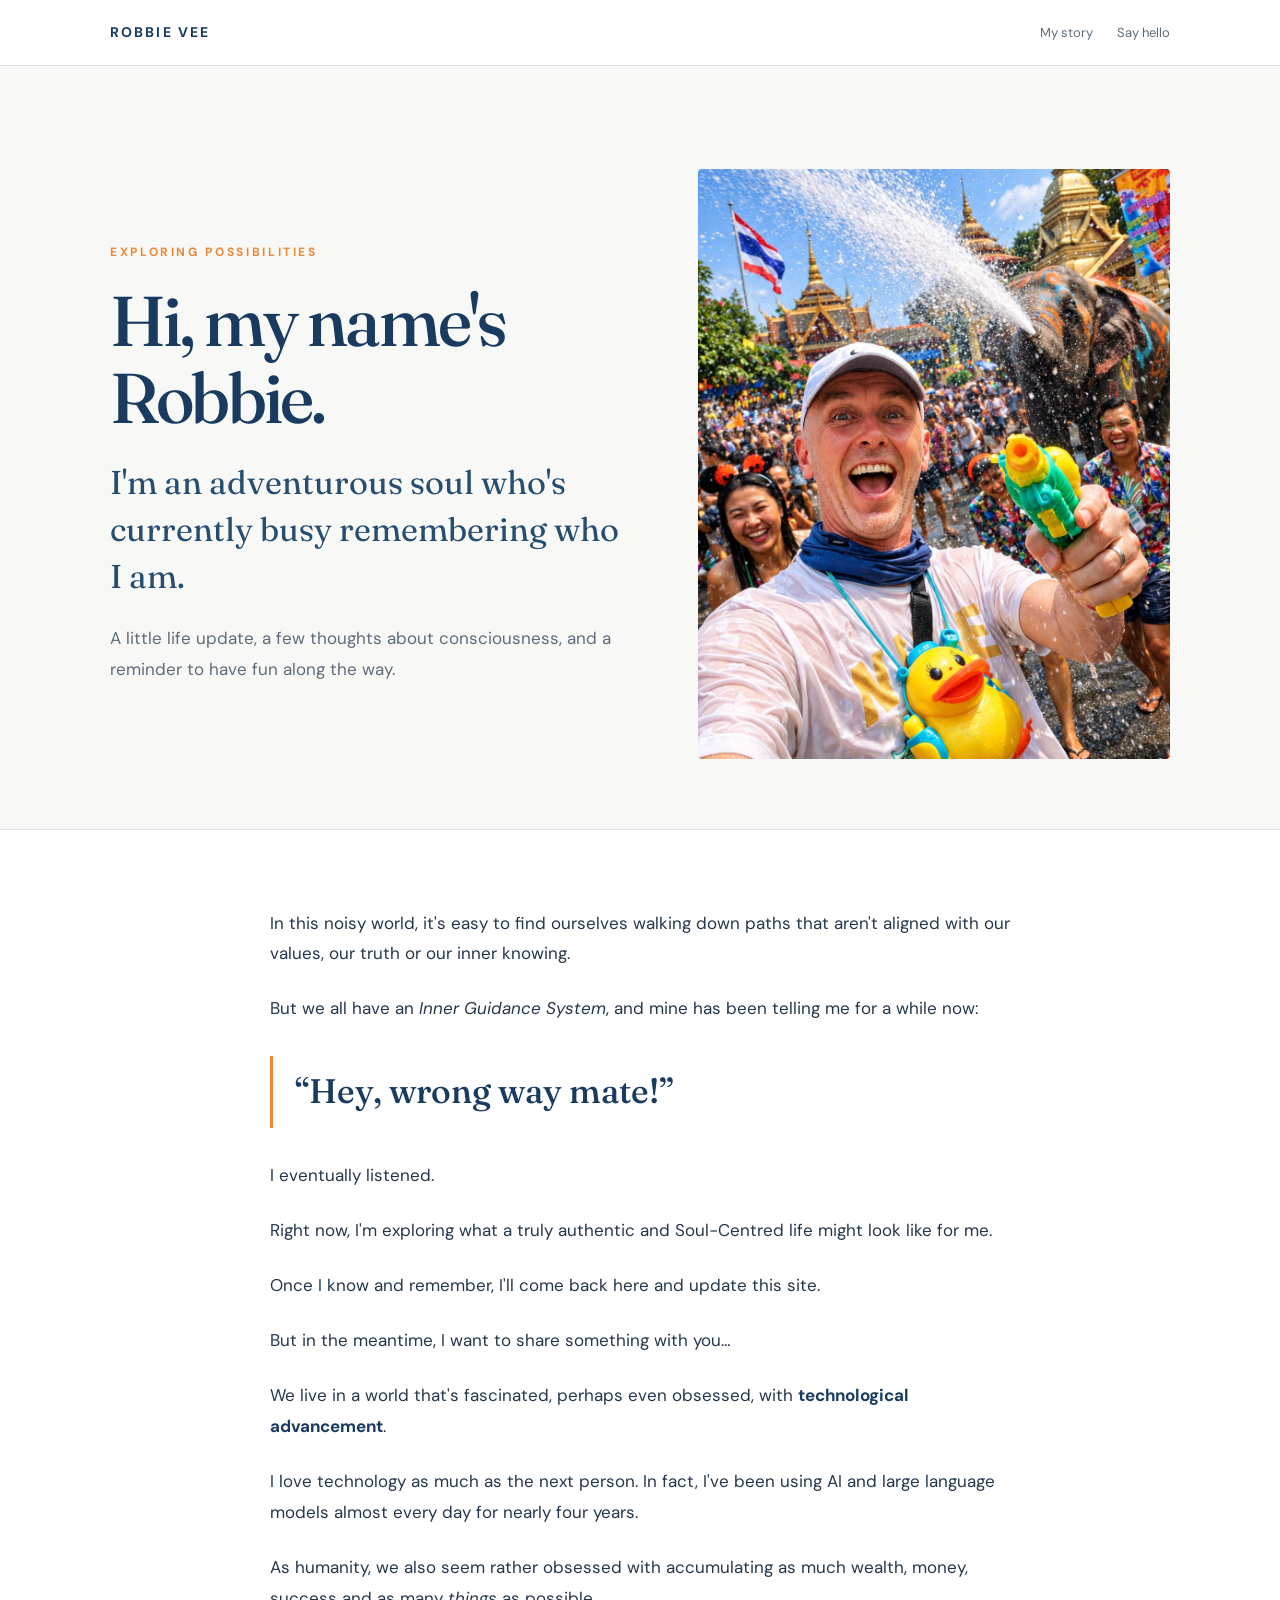
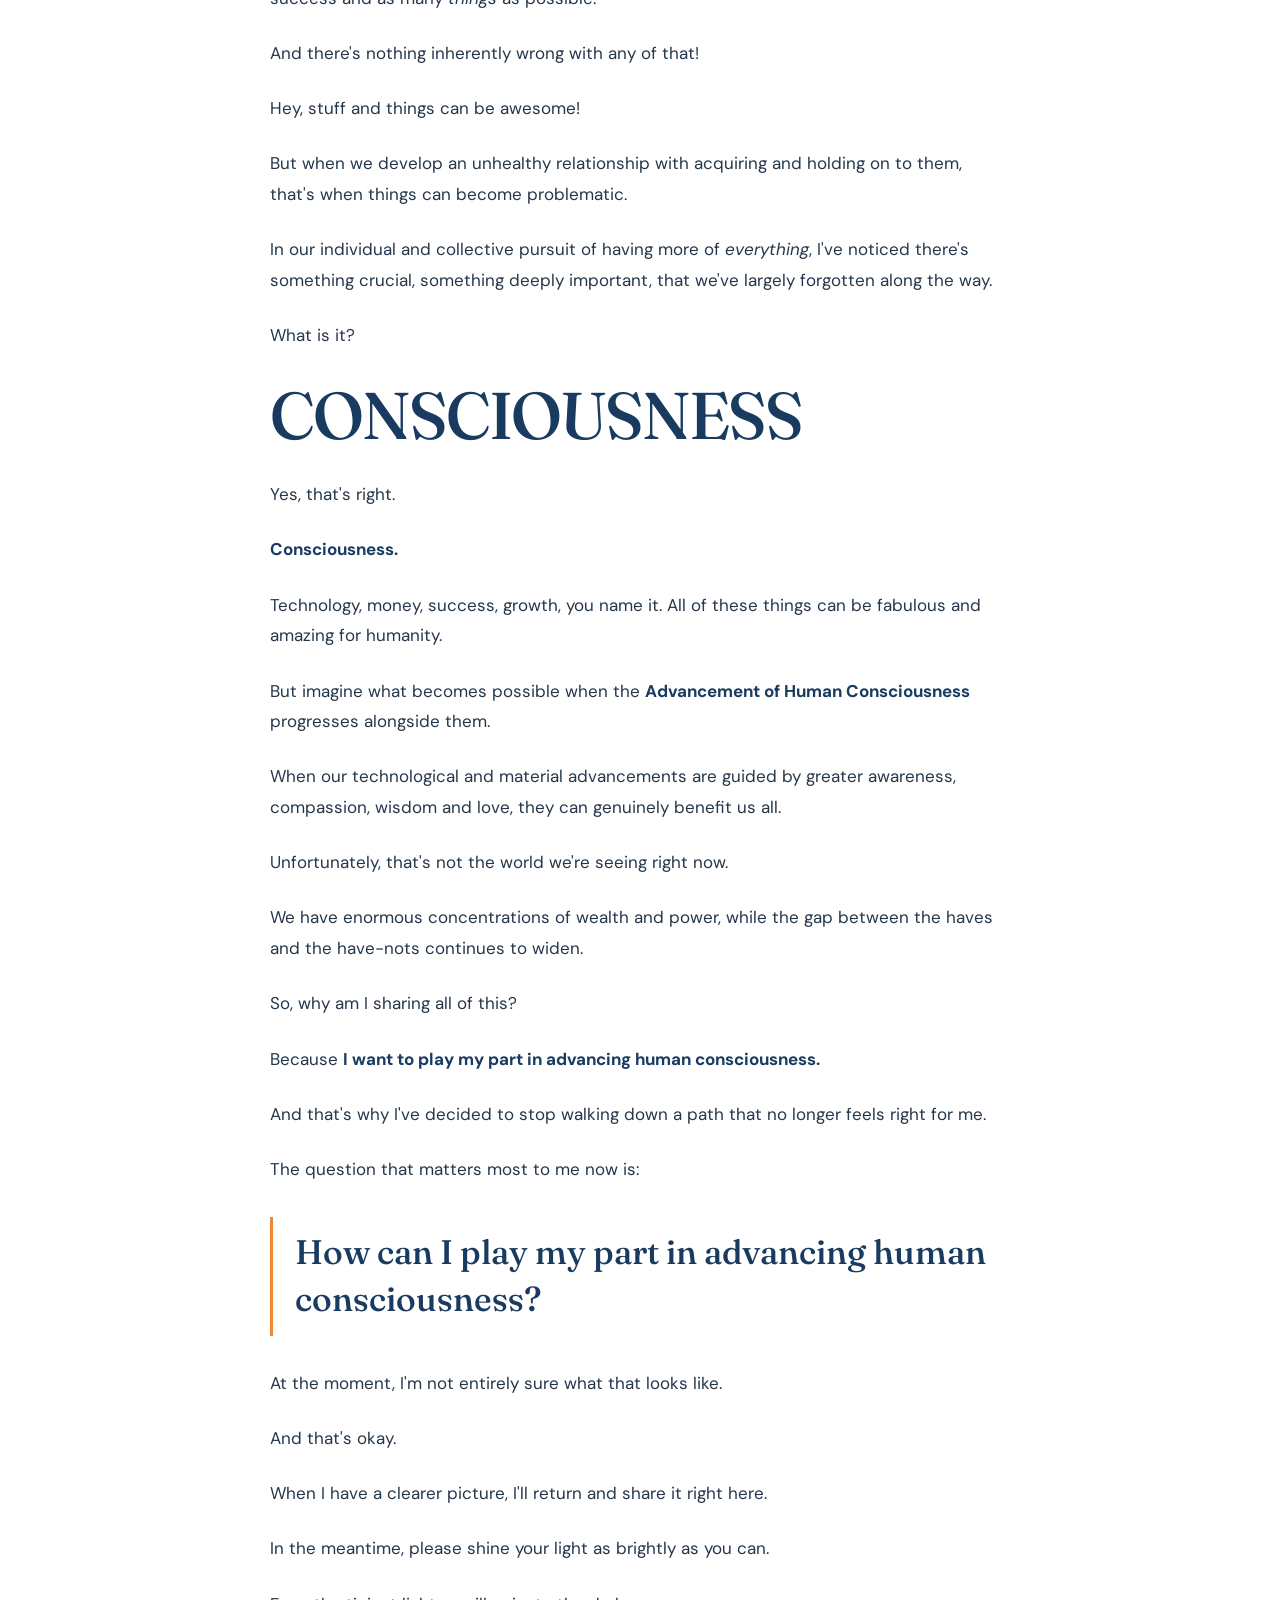
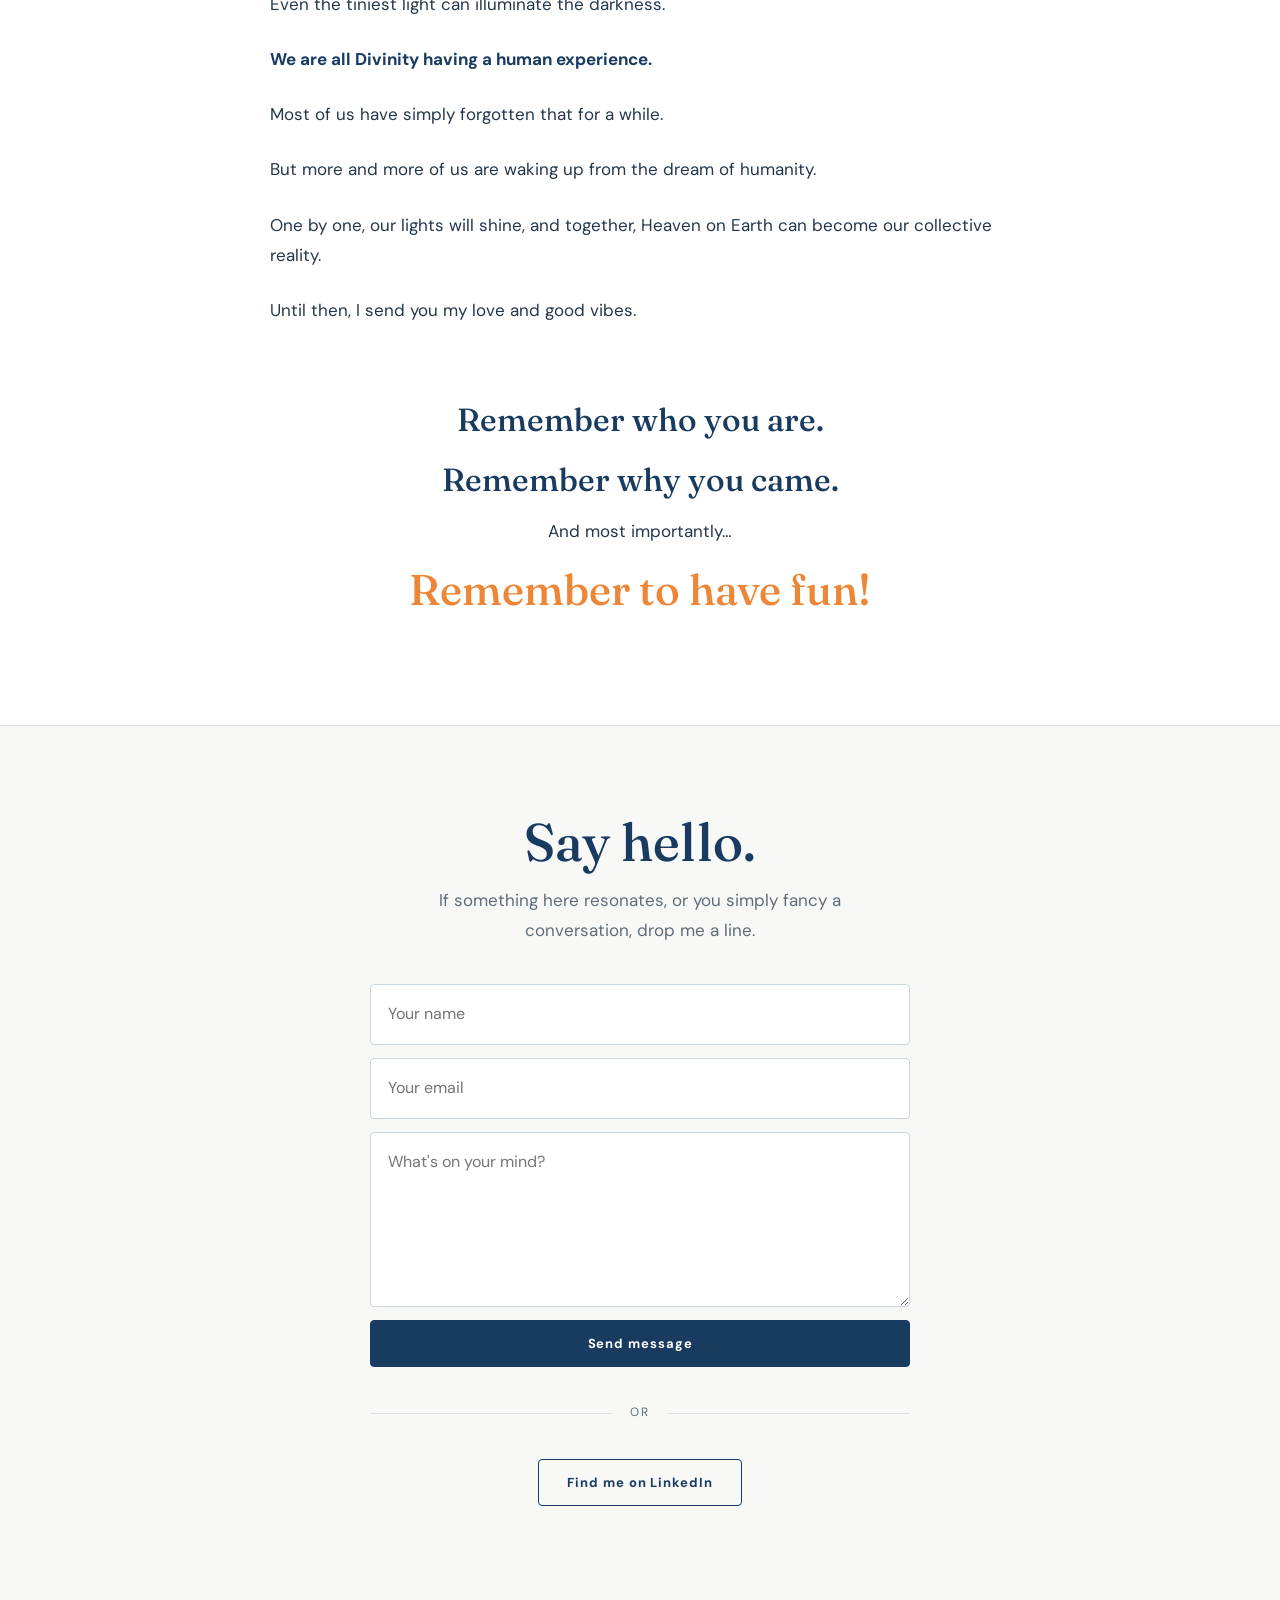
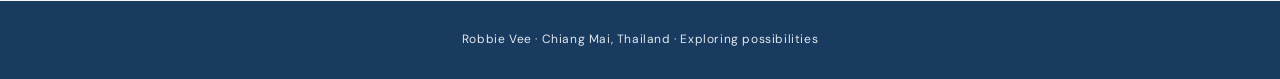
<file: index.html>
<!doctype html>
<html lang="en-AU">
<head>
<link rel="icon" type="image/svg+xml" href="data:image/svg+xml,%3Csvg%20xmlns%3D%22http%3A%2F%2Fwww.w3.org%2F2000%2Fsvg%22%20viewBox%3D%220%200%2064%2064%22%3E%3Ccircle%20cx%3D%2232%22%20cy%3D%2232%22%20r%3D%2230%22%20fill%3D%22%23193b60%22%2F%3E%3Ctext%20x%3D%2232%22%20y%3D%2245%22%20text-anchor%3D%22middle%22%20font-family%3D%22Georgia%2Cserif%22%20font-size%3D%2239%22%20font-weight%3D%22600%22%20fill%3D%22white%22%3ER%3C%2Ftext%3E%3C%2Fsvg%3E">
<meta charset="utf-8"><meta name="viewport" content="width=device-width,initial-scale=1">
<title>Robbie Vee | Exploring Possibilities</title>
<meta name="description" content="Hi, my name's Robbie. I'm an adventurous soul who's currently busy remembering who I am. Exploring life, consciousness and possibilities.">
<link rel="canonical" href="https://robbievee.com/">
<link rel="preconnect" href="https://fonts.googleapis.com"><link rel="preconnect" href="https://fonts.gstatic.com" crossorigin>
<link href="https://fonts.googleapis.com/css2?family=DM+Sans:wght@400;500;600;700&family=Fraunces:opsz,wght@9..144,400;9..144,500&display=swap" rel="stylesheet">
<style>
:root{--blue:#193b60;--blue2:#274e70;--silver:#aeb9c4;--orange:#ed8737;--paper:#f8f9f7;--ink:#25374a;--muted:#5e6c79;--line:#dce2e6}*{box-sizing:border-box}html{scroll-behavior:smooth}body{margin:0;background:var(--paper);color:var(--ink);font:17px/1.8 'DM Sans',Arial,sans-serif;-webkit-font-smoothing:antialiased}a{color:var(--blue)}a:hover{color:#d06b20}a:focus-visible,button:focus-visible,input:focus-visible,textarea:focus-visible{outline:3px solid var(--orange);outline-offset:3px}.top{padding:20px max(24px,calc((100vw - 1060px)/2));display:flex;align-items:center;justify-content:space-between;border-bottom:1px solid var(--line);background:#fff}.brand{font-size:14px;font-weight:700;letter-spacing:.15em;text-decoration:none;color:var(--blue)}.topnav{display:flex;gap:24px;font-size:13px}.topnav a{text-decoration:none;color:var(--muted)}.wrap{width:min(100% - 48px,1060px);margin:auto}.hero{display:grid;grid-template-columns:1.04fr .96fr;gap:clamp(32px,6vw,90px);align-items:center;padding:clamp(60px,8vw,115px) 0 70px}.eyebrow{color:var(--orange);font-size:12px;font-weight:700;text-transform:uppercase;letter-spacing:.22em;margin:0 0 18px}.hero h1{font:500 clamp(43px,5.5vw,74px)/1.1 'Fraunces',Georgia,serif;letter-spacing:-.04em;color:var(--blue);margin:0 0 22px}.intro{font:400 clamp(23px,2.7vw,33px)/1.42 'Fraunces',Georgia,serif;color:var(--blue2);margin:0 0 24px}.hero-note{max-width:540px;color:var(--muted);margin:0}.hero-image{margin:0;position:relative}.hero-image img{width:100%;aspect-ratio:4/5;object-fit:cover;object-position:center;display:block;border-radius:4px}.content{background:white;border-top:1px solid var(--line);border-bottom:1px solid var(--line);padding:78px 0 90px}.article{max-width:740px;margin:auto}.article p{margin:0 0 1.45em}.article strong{color:var(--blue)}.article .quote{font:500 clamp(24px,3.5vw,34px)/1.4 'Fraunces',Georgia,serif;color:var(--blue);padding:12px 0 12px 22px;border-left:3px solid var(--orange);margin:32px 0}.article h2{font:500 clamp(40px,7vw,66px)/1.1 'Fraunces',Georgia,serif;letter-spacing:-.03em;color:var(--blue);margin:28px 0 28px}.article .small{font-size:22px}.article .closing{text-align:center;padding-top:45px}.closing p{margin-bottom:12px}.closing strong{font:500 clamp(24px,3vw,32px)/1.5 'Fraunces',Georgia,serif}.fun{color:var(--orange)!important;font-size:clamp(30px,4vw,43px)!important}.connect{padding:86px 0 95px;text-align:center}.connect h2{font:500 clamp(35px,5vw,53px)/1.15 'Fraunces',Georgia,serif;color:var(--blue);margin:0 0 12px}.connect>div>p{color:var(--muted);margin:0 auto 38px;max-width:500px}.contact-form{max-width:540px;margin:auto;display:grid;gap:13px;text-align:left}.contact-form input,.contact-form textarea{width:100%;padding:15px 17px;border:1px solid #ccd6df;background:white;color:var(--ink);border-radius:4px;font:inherit;font-size:16px}.contact-form textarea{resize:vertical}.btn{display:inline-block;border:1px solid var(--blue);background:transparent;color:var(--blue);text-decoration:none;padding:14px 28px;border-radius:4px;font:700 13px 'DM Sans',sans-serif;letter-spacing:.07em;cursor:pointer}.btn.primary{background:var(--blue);color:white}.btn:hover{background:var(--orange);border-color:var(--orange);color:white}.divider{display:flex;align-items:center;gap:18px;max-width:540px;margin:35px auto;color:var(--muted);font-size:12px;text-transform:uppercase;letter-spacing:.14em}.divider:before,.divider:after{content:'';height:1px;flex:1;background:var(--line)}#formSuccess{display:none;color:var(--blue)}footer{text-align:center;padding:28px 24px;background:var(--blue);color:#e1e8ee;font-size:12px;letter-spacing:.05em}.to-top{position:fixed;bottom:20px;right:20px;border:1px solid var(--line);border-radius:50%;background:#fff;color:var(--blue);width:44px;height:44px;cursor:pointer;display:none;box-shadow:0 3px 18px #102b451b}@media(max-width:760px){.hero{grid-template-columns:1fr;padding:55px 0}.hero-image{max-width:520px}.article{width:min(100% - 48px,740px)}.content{padding:58px 0}.connect{padding:65px 0}.topnav{gap:14px}}@media(prefers-reduced-motion:reduce){html{scroll-behavior:auto}}
</style>
</head>
<body>
<nav class="top"><a class="brand" href="#top">ROBBIE VEE</a><div class="topnav"><a href="#my-story">My story</a><a href="#connect">Say hello</a></div></nav>
<main id="top">
<div class="wrap"><header class="hero"><div><p class="eyebrow">Exploring possibilities</p><h1>Hi, my name's Robbie.</h1><p class="intro">I'm an adventurous soul who's currently busy remembering who I am.</p><p class="hero-note">A little life update, a few thoughts about consciousness, and a reminder to have fun along the way.</p></div><figure class="hero-image"><img src="songkran.png" alt="Robbie enjoying a joyful Songkran water festival in Thailand" fetchpriority="high"></figure></header></div>
<section class="content" id="my-story"><div class="article">
<p>In this noisy world, it's easy to find ourselves walking down paths that aren't aligned with our values, our truth or our inner knowing.</p>
<p>But we all have an <em>Inner Guidance System</em>, and mine has been telling me for a while now:</p>
<p class="quote">“Hey, wrong way mate!”</p>
<p>I eventually listened.</p>
<p>Right now, I'm exploring what a truly authentic and Soul-Centred life might look like for me.</p>
<p>Once I know and remember, I'll come back here and update this site.</p>
<p>But in the meantime, I want to share something with you…</p>
<p>We live in a world that's fascinated, perhaps even obsessed, with <strong>technological advancement</strong>.</p>
<p>I love technology as much as the next person. In fact, I've been using AI and large language models almost every day for nearly four years.</p>
<p>As humanity, we also seem rather obsessed with accumulating as much wealth, money, success and as many <em>things</em> as possible.</p>
<p>And there's nothing inherently wrong with any of that!</p>
<p>Hey, stuff and things can be awesome!</p>
<p>But when we develop an unhealthy relationship with acquiring and holding on to them, that's when things can become problematic.</p>
<p>In our individual and collective pursuit of having more of <em>everything</em>, I've noticed there's something crucial, something deeply important, that we've largely forgotten along the way.</p>
<p>What is it?</p>
<h2>CONSCIOUSNESS</h2>
<p>Yes, that's right.</p>
<p><strong>Consciousness.</strong></p>
<p>Technology, money, success, growth, you name it. All of these things can be fabulous and amazing for humanity.</p>
<p>But imagine what becomes possible when the <strong>Advancement of Human Consciousness</strong> progresses alongside them.</p>
<p>When our technological and material advancements are guided by greater awareness, compassion, wisdom and love, they can genuinely benefit us all.</p>
<p>Unfortunately, that's not the world we're seeing right now.</p>
<p>We have enormous concentrations of wealth and power, while the gap between the haves and the have-nots continues to widen.</p>
<p>So, why am I sharing all of this?</p>
<p>Because <strong>I want to play my part in advancing human consciousness.</strong></p>
<p>And that's why I've decided to stop walking down a path that no longer feels right for me.</p>
<p>The question that matters most to me now is:</p>
<p class="quote">How can I play my part in advancing human consciousness?</p>
<p>At the moment, I'm not entirely sure what that looks like.</p>
<p>And that's okay.</p>
<p>When I have a clearer picture, I'll return and share it right here.</p>
<p>In the meantime, please shine your light as brightly as you can.</p>
<p>Even the tiniest light can illuminate the darkness.</p>
<p><strong>We are all Divinity having a human experience.</strong></p>
<p>Most of us have simply forgotten that for a while.</p>
<p>But more and more of us are waking up from the dream of humanity.</p>
<p>One by one, our lights will shine, and together, Heaven on Earth can become our collective reality.</p>
<p>Until then, I send you my love and good vibes.</p>
<div class="closing"><p><strong>Remember who you are.</strong></p><p><strong>Remember why you came.</strong></p><p>And most importantly…</p><p><strong class="fun">Remember to have fun!</strong></p></div>
</div></section>
<section class="connect" id="connect"><div class="wrap"><h2>Say hello.</h2><p>If something here resonates, or you simply fancy a conversation, drop me a line.</p>
<form class="contact-form" id="contactForm" action="https://formspree.io/f/xeebnbdw" method="POST"><input type="text" name="_gotcha" style="display:none" tabindex="-1" autocomplete="off"><input type="text" name="name" placeholder="Your name" aria-label="Your name" required><input type="email" name="email" placeholder="Your email" aria-label="Your email" required><textarea name="message" rows="5" placeholder="What's on your mind?" aria-label="Your message" required></textarea><button class="btn primary" id="sendBtn" type="submit">Send message</button></form>
<div id="formSuccess" role="status"><strong>Message received.</strong><p>Thanks for reaching out. I'll be in touch soon.</p></div><div class="divider">or</div><a class="btn" href="https://www.linkedin.com/in/robbievee" target="_blank" rel="noopener noreferrer">Find me on LinkedIn</a></div></section>
</main><footer>Robbie Vee · Chiang Mai, Thailand · Exploring possibilities</footer><button class="to-top" id="toTop" aria-label="Back to top">↑</button>
<script>
(function(){const form=document.getElementById('contactForm');const btn=document.getElementById('sendBtn');form.addEventListener('submit',async e=>{e.preventDefault();btn.disabled=true;btn.textContent='Sending…';try{const res=await fetch(form.action,{method:'POST',body:new FormData(form),headers:{Accept:'application/json'}});if(!res.ok)throw Error('Submission failed');form.reset();form.hidden=true;form.style.display='none';document.getElementById('formSuccess').style.display='block'}catch(e){btn.textContent='Something went wrong. Try again';btn.disabled=false;setTimeout(()=>{btn.textContent='Send message'},3500)}});const up=document.getElementById('toTop');window.addEventListener('scroll',()=>{up.style.display=window.scrollY>500?'block':'none'},{passive:true});up.addEventListener('click',()=>window.scrollTo({top:0,behavior:'smooth'}))})();
</script>
</body></html>
</file>
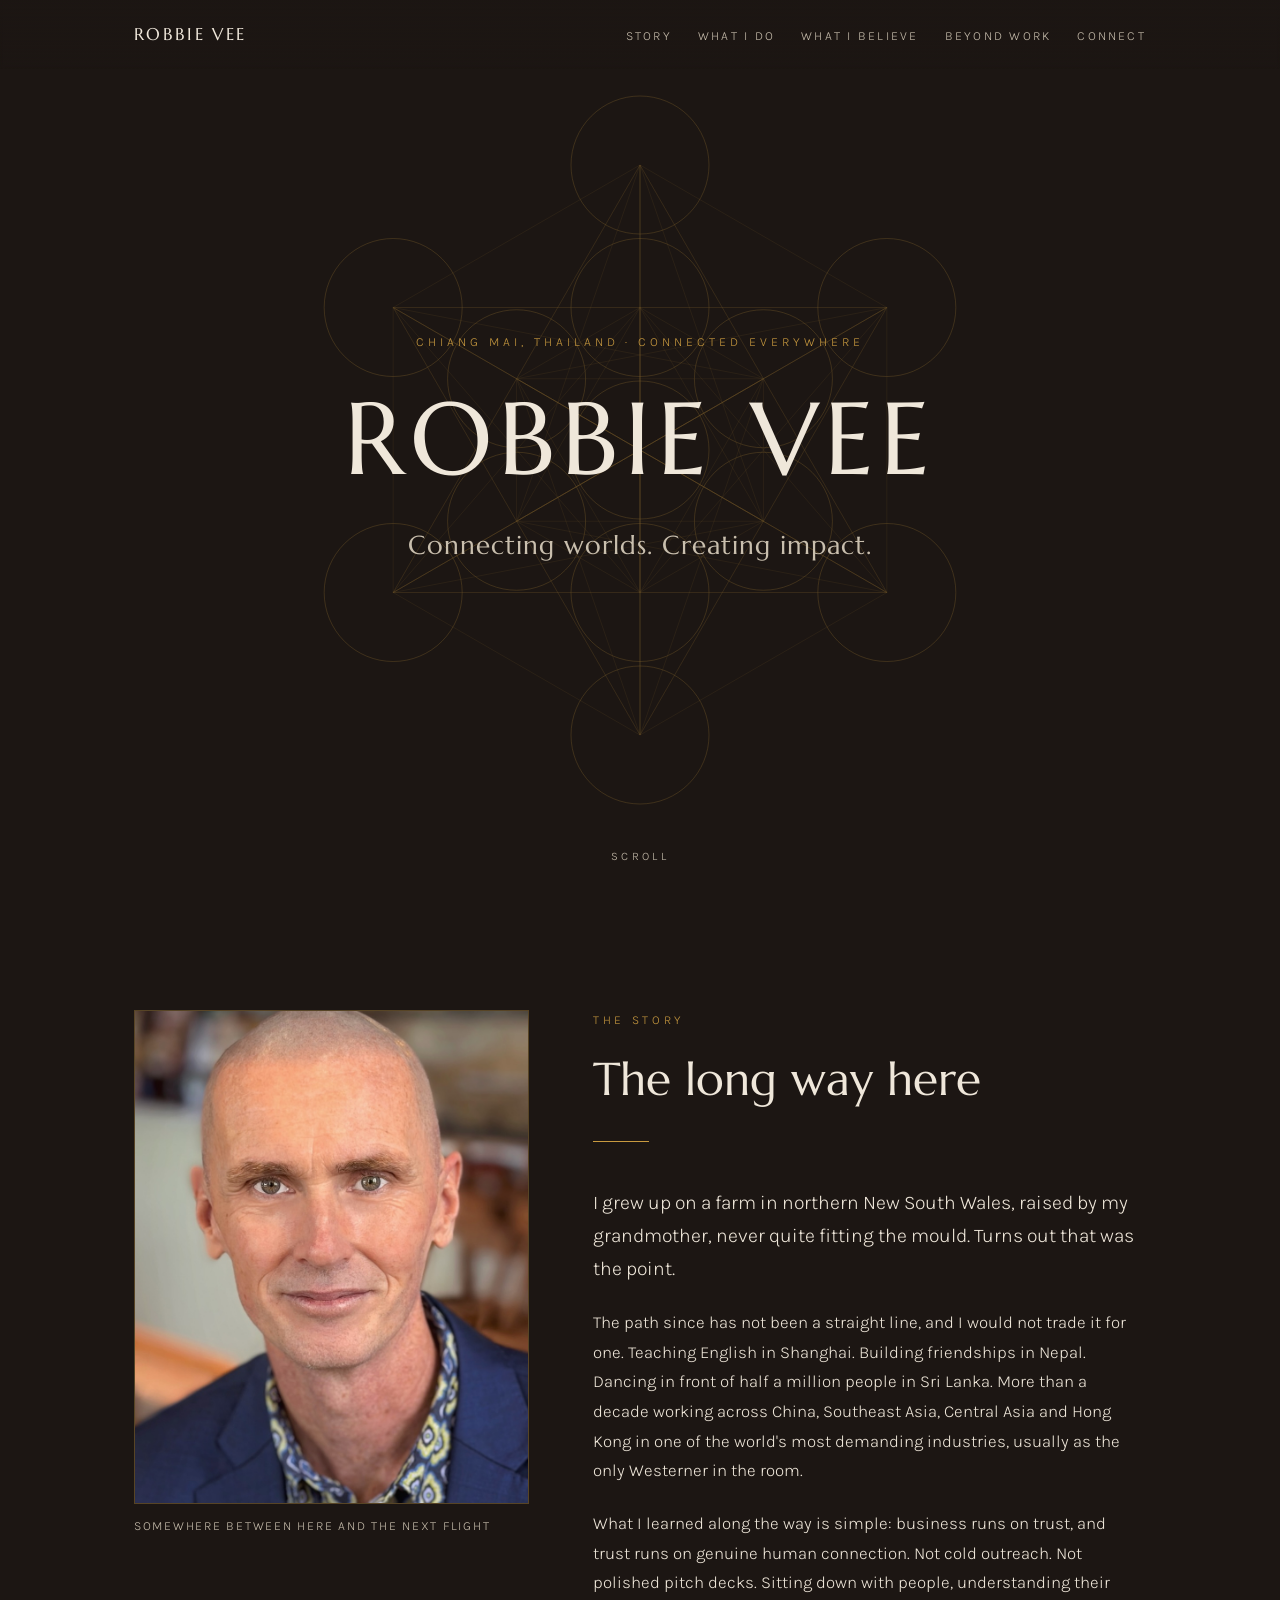
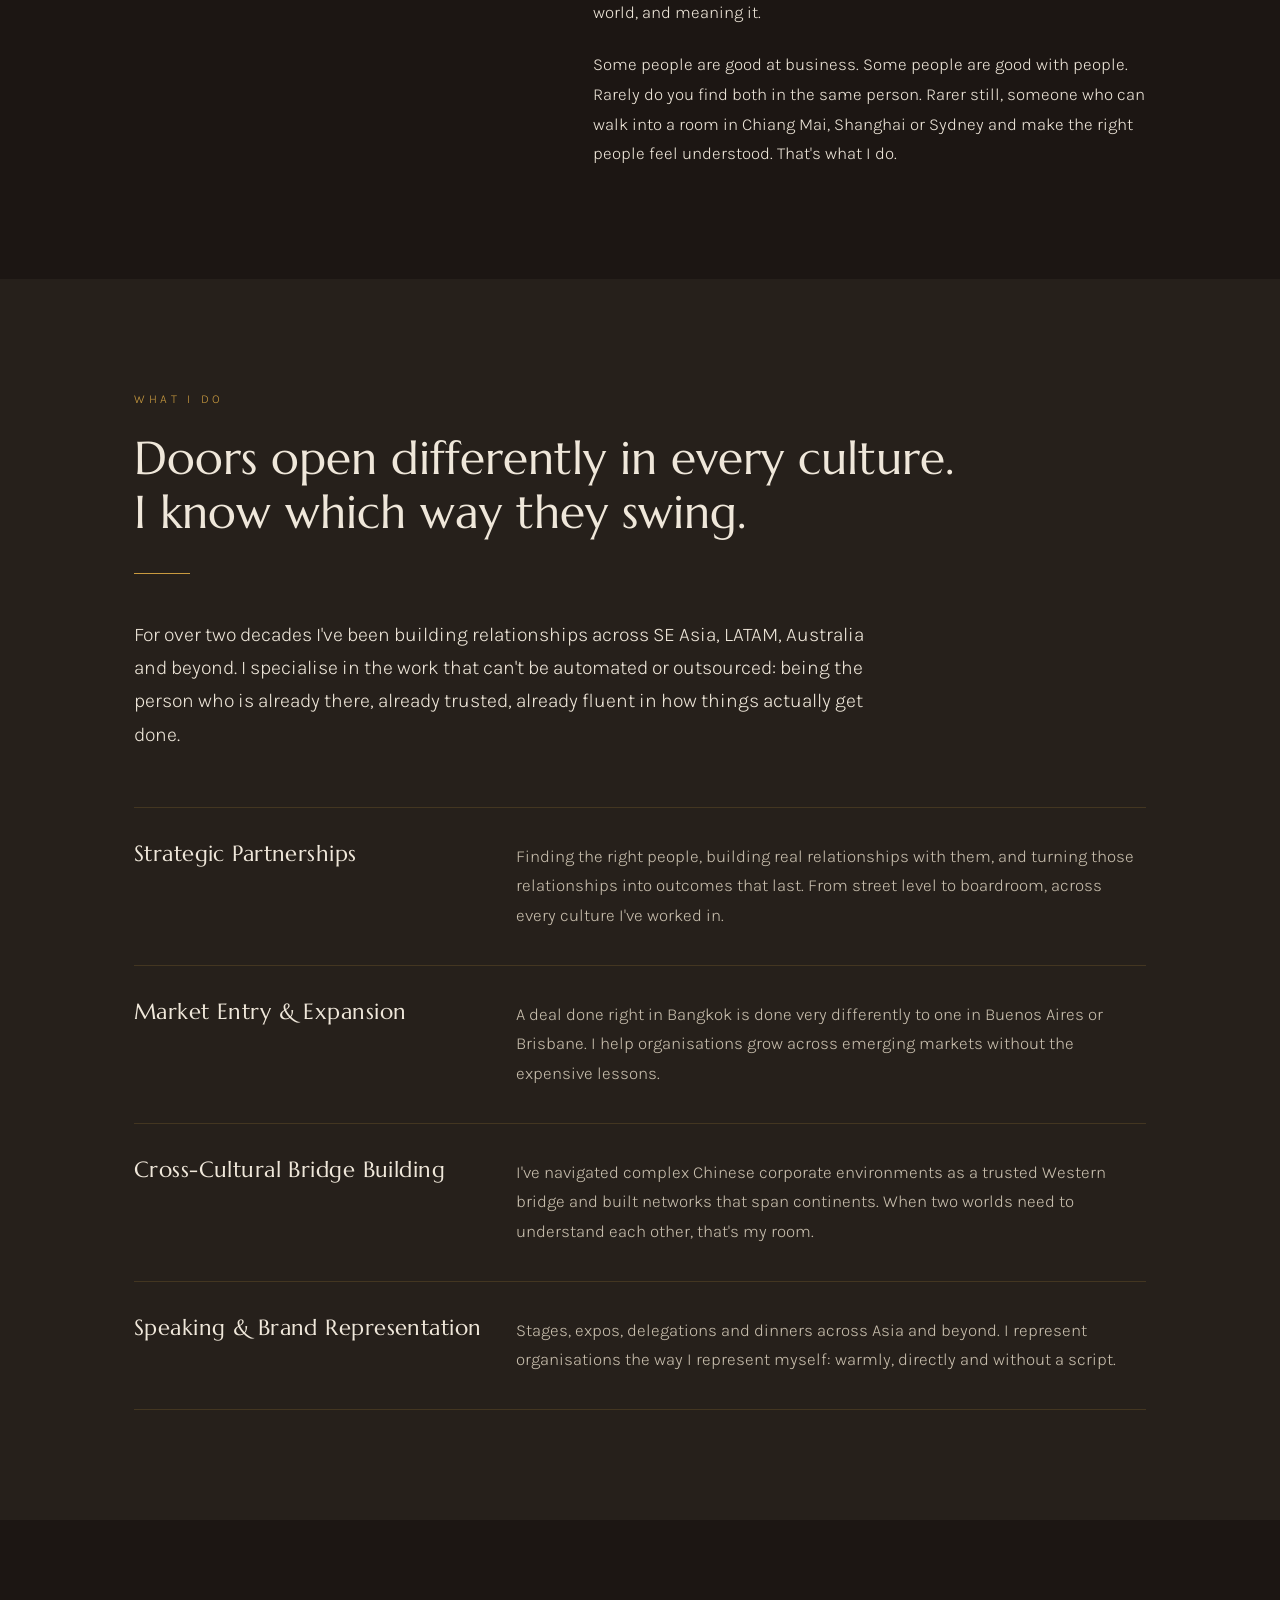
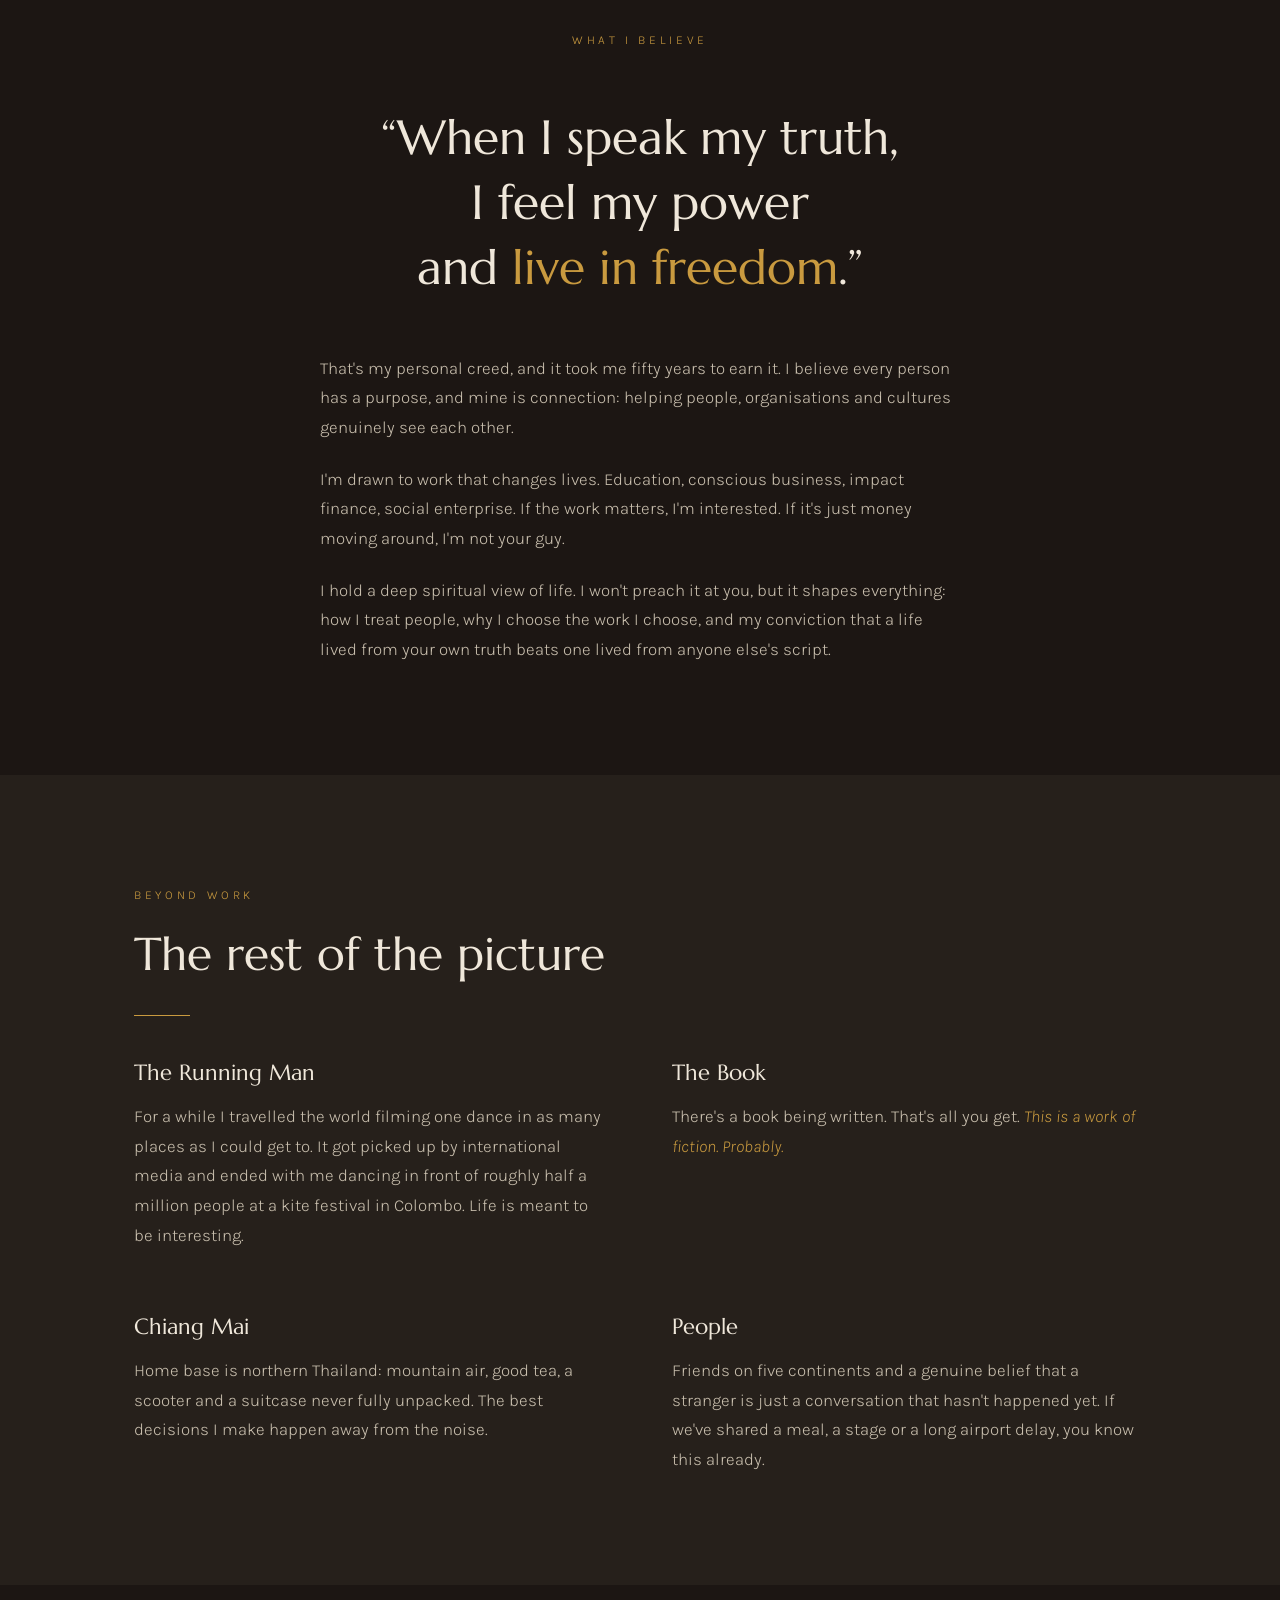
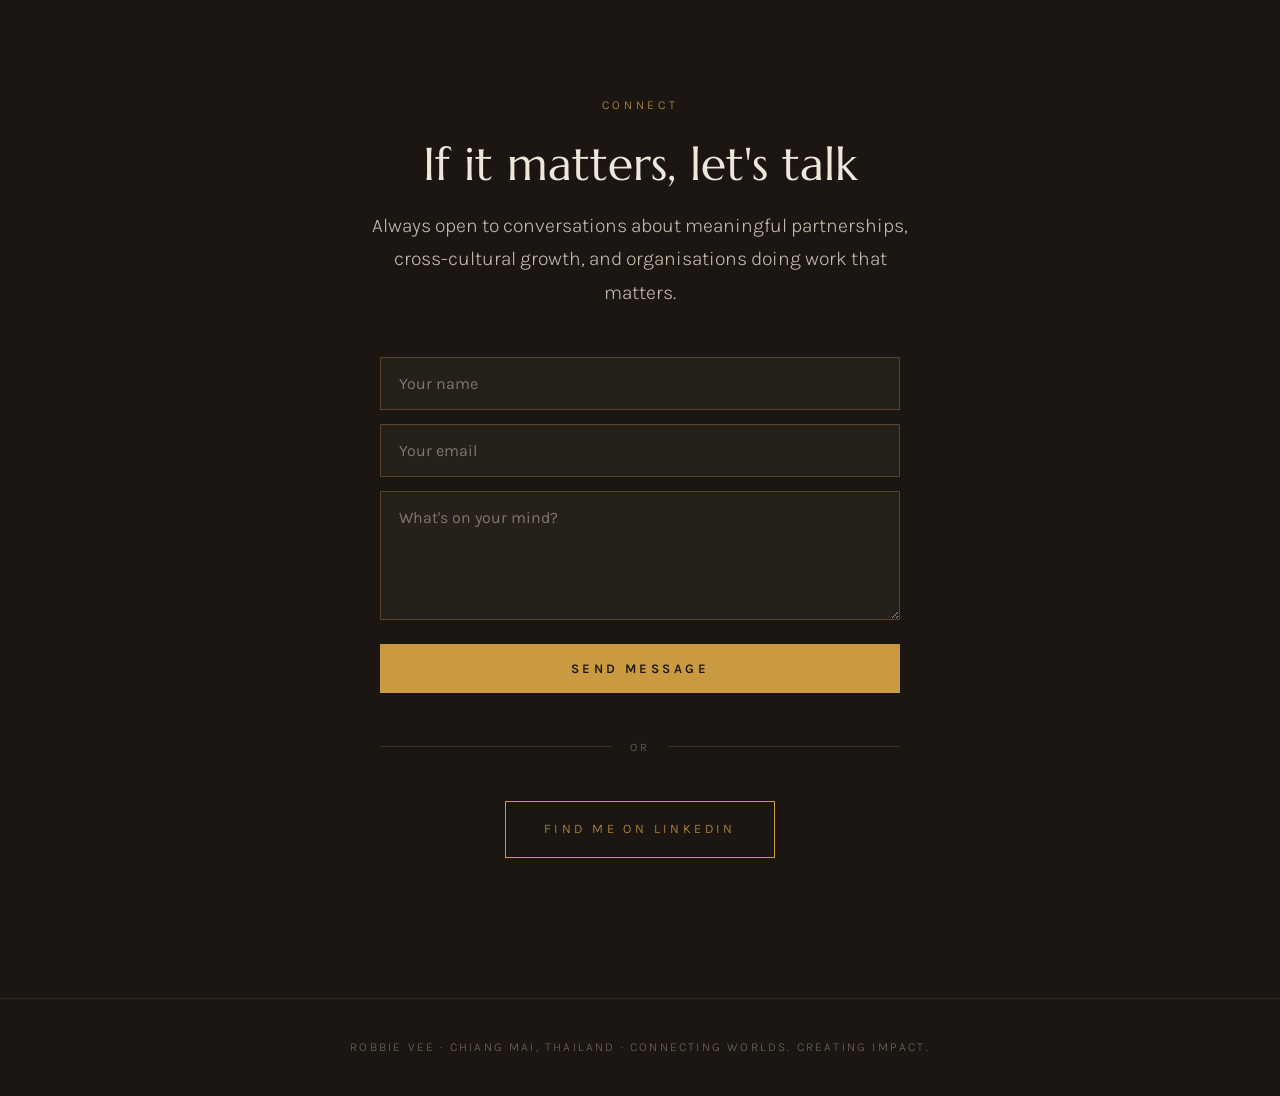
<file: index (1).html>
<!DOCTYPE html>
<html lang="en">
<head>
<meta charset="UTF-8">
<meta name="viewport" content="width=device-width, initial-scale=1.0">
<title>Robbie Vee. Connecting Worlds. Creating Impact.</title>
<meta name="description" content="Robbie Vee. Cross-cultural connector across SE Asia and emerging markets. Partnerships, business development and genuine human connection. Based in Chiang Mai.">
<link rel="preconnect" href="https://fonts.googleapis.com">
<link rel="preconnect" href="https://fonts.gstatic.com" crossorigin>
<link href="https://fonts.googleapis.com/css2?family=Marcellus&family=Karla:ital,wght@0,300;0,400;0,500;0,600;1,400&display=swap" rel="stylesheet">
<style>
:root{
  --teak:#1c1613;
  --teak-soft:#26201b;
  --ivory:#efe7da;
  --ivory-dim:#c9bfae;
  --brass:#c99a3f;
  --brass-soft:rgba(201,154,63,.35);
  --jade:#5e8f7c;
  --maxw:1060px;
}
*{margin:0;padding:0;box-sizing:border-box}
html{scroll-behavior:smooth}
body{
  background:var(--teak);
  color:var(--ivory);
  font-family:'Karla',sans-serif;
  font-weight:300;
  line-height:1.75;
  font-size:1.06rem;
  -webkit-font-smoothing:antialiased;
}
::selection{background:var(--brass);color:var(--teak)}
h1,h2,h3,.serif{font-family:'Marcellus',serif;font-weight:400;line-height:1.15}
a{color:var(--brass);text-decoration:none}
a:hover{color:var(--ivory)}
a:focus-visible,button:focus-visible{outline:2px solid var(--brass);outline-offset:3px}
.wrap{max-width:var(--maxw);margin:0 auto;padding:0 24px}

/* ---------- nav ---------- */
nav{
  position:fixed;top:0;left:0;right:0;z-index:50;
  background:linear-gradient(to bottom,rgba(28,22,19,.92),rgba(28,22,19,0));
  backdrop-filter:blur(2px);
}
.nav-inner{
  max-width:var(--maxw);margin:0 auto;padding:20px 24px;
  display:flex;justify-content:space-between;align-items:baseline;
}
.nav-name{font-family:'Marcellus',serif;font-size:1.05rem;letter-spacing:.14em;color:var(--ivory)}
.nav-links{display:flex;gap:26px;font-size:.78rem;letter-spacing:.18em;text-transform:uppercase}
.nav-links a{color:var(--ivory-dim)}
.nav-links a:hover{color:var(--brass)}
@media(max-width:640px){.nav-links{display:none}}

/* ---------- hero ---------- */
header{
  min-height:100svh;
  display:flex;align-items:center;justify-content:center;
  position:relative;overflow:hidden;text-align:center;
}
#cube{
  position:absolute;inset:0;margin:auto;
  width:min(140vw,900px);height:min(140vw,900px);
  opacity:.5;pointer-events:none;
}
.hero-inner{position:relative;z-index:2;padding:0 24px}
.hero-eyebrow{
  font-size:.78rem;letter-spacing:.32em;text-transform:uppercase;
  color:var(--brass);margin-bottom:26px;
}
h1{
  font-size:clamp(3rem,10vw,6.4rem);
  letter-spacing:.06em;
  color:var(--ivory);
}
.hero-line{
  margin-top:26px;
  font-family:'Marcellus',serif;
  font-size:clamp(1.15rem,3vw,1.6rem);
  color:var(--ivory-dim);
  letter-spacing:.04em;
}
.hero-scroll{
  position:absolute;bottom:34px;left:50%;transform:translateX(-50%);
  font-size:.72rem;letter-spacing:.3em;text-transform:uppercase;color:var(--ivory-dim);
}

/* ---------- shared section ---------- */
section{padding:110px 0;position:relative}
.eyebrow{
  font-size:.76rem;letter-spacing:.3em;text-transform:uppercase;
  color:var(--brass);margin-bottom:22px;
}
h2{font-size:clamp(1.9rem,4.5vw,2.9rem);margin-bottom:34px;color:var(--ivory)}
.rule{width:56px;height:1px;background:var(--brass);margin:0 0 44px}
p+p{margin-top:1.35em}
.lede{font-size:1.22rem;line-height:1.7;color:var(--ivory)}
.cols{display:grid;grid-template-columns:minmax(0,1fr) minmax(0,1.4fr);gap:64px;align-items:start}
@media(max-width:820px){.cols{grid-template-columns:1fr;gap:36px}}
.sticky-side{position:sticky;top:120px}
@media(max-width:820px){.sticky-side{position:static}}
em{font-style:italic}

/* ---------- photo slots ---------- */
.photo{
  width:100%;aspect-ratio:4/5;object-fit:cover;
  border:1px solid var(--brass-soft);
  display:block;
  filter:saturate(.9);
}
.photo-wide{aspect-ratio:16/10}
.photo-cap{
  margin-top:12px;font-size:.78rem;letter-spacing:.14em;
  text-transform:uppercase;color:var(--ivory-dim);
}

/* ---------- story ---------- */
#story{background:var(--teak)}

/* ---------- work ---------- */
#work{background:var(--teak-soft)}
.work-list{margin-top:56px;display:grid;gap:0}
.work-item{
  padding:34px 0;border-top:1px solid rgba(201,154,63,.18);
  display:grid;grid-template-columns:minmax(0,.9fr) minmax(0,1.6fr);gap:28px;
}
.work-item:last-child{border-bottom:1px solid rgba(201,154,63,.18)}
.work-item h3{font-size:1.35rem;color:var(--ivory);letter-spacing:.02em}
.work-item p{color:var(--ivory-dim)}
@media(max-width:680px){.work-item{grid-template-columns:1fr;gap:10px}}

/* ---------- believe ---------- */
#believe{background:var(--teak);text-align:center}
#believe .wrap{max-width:820px}
.creed{
  font-family:'Marcellus',serif;
  font-size:clamp(1.7rem,5vw,3rem);
  line-height:1.35;color:var(--ivory);
  margin:54px 0;
}
.creed span{color:var(--brass)}
.believe-body{text-align:left;max-width:640px;margin:0 auto;color:var(--ivory-dim)}
.believe-body p+p{margin-top:1.3em}

/* ---------- beyond ---------- */
#beyond{background:var(--teak-soft)}
.beyond-grid{display:grid;grid-template-columns:1fr 1fr;gap:64px;margin-top:20px}
@media(max-width:760px){.beyond-grid{grid-template-columns:1fr;gap:48px}}
.beyond-grid h3{font-size:1.4rem;margin-bottom:16px;color:var(--ivory)}
.beyond-grid p{color:var(--ivory-dim)}
.probably{color:var(--brass);font-style:italic}

/* ---------- connect ---------- */
#connect{background:var(--teak);text-align:center;padding-bottom:140px}
#connect h2{margin-bottom:18px}
#connect .lede{max-width:560px;margin:0 auto 48px;color:var(--ivory-dim)}
.connect-links{display:flex;gap:22px;justify-content:center;flex-wrap:wrap}
.btn{
  display:inline-block;padding:16px 38px;
  border:1px solid var(--brass);color:var(--brass);
  font-size:.82rem;letter-spacing:.26em;text-transform:uppercase;
  transition:background .25s,color .25s;
}
.btn:hover{background:var(--brass);color:var(--teak)}
.btn.solid{background:var(--brass);color:var(--teak)}
.btn.solid:hover{background:var(--ivory);border-color:var(--ivory)}
.contact-form{max-width:520px;margin:0 auto;display:grid;grid-template-columns:1fr;gap:14px;text-align:left}
.contact-form input,.contact-form textarea{
  -webkit-appearance:none;appearance:none;border-radius:0;
  width:100%;padding:16px 18px;
  background-color:var(--teak-soft);border:1px solid rgba(201,154,63,.3);
  color:var(--ivory);font-family:'Karla',sans-serif;font-size:16px;
  resize:vertical;
}
.contact-form input::placeholder,.contact-form textarea::placeholder{color:rgba(201,191,174,.55)}
.contact-form input:focus,.contact-form textarea:focus{outline:none;border-color:var(--brass)}
.contact-form .btn{
  -webkit-appearance:none;appearance:none;border-radius:0;
  cursor:pointer;width:100%;margin-top:10px;
  font-family:'Karla',sans-serif;font-weight:600;
}
.form-divider{
  display:flex;align-items:center;gap:18px;
  max-width:520px;margin:44px auto;
  font-size:.72rem;letter-spacing:.3em;text-transform:uppercase;
  color:rgba(201,191,174,.5);
}
.form-divider::before,.form-divider::after{
  content:'';flex:1;height:1px;background:rgba(201,154,63,.2);
}

footer{
  padding:38px 24px;text-align:center;
  font-size:.76rem;letter-spacing:.18em;text-transform:uppercase;
  color:rgba(201,191,174,.5);
  border-top:1px solid rgba(201,154,63,.12);
  background:var(--teak);
}

/* ---------- reveal ---------- */
.reveal{opacity:0;transform:translateY(22px);transition:opacity .8s ease,transform .8s ease}
.reveal.in{opacity:1;transform:none}
@media(prefers-reduced-motion:reduce){
  html{scroll-behavior:auto}
  .reveal{opacity:1;transform:none;transition:none}
  #cube{animation:none!important}
}
</style>
</head>
<body>

<nav>
  <div class="nav-inner">
    <span class="nav-name">ROBBIE VEE</span>
    <div class="nav-links">
      <a href="#story">Story</a>
      <a href="#work">What I Do</a>
      <a href="#believe">What I Believe</a>
      <a href="#beyond">Beyond Work</a>
      <a href="#connect">Connect</a>
    </div>
  </div>
</nav>

<header>
  <svg id="cube" viewBox="0 0 600 600" aria-hidden="true"></svg>
  <div class="hero-inner">
    <div class="hero-eyebrow">Chiang Mai, Thailand &middot; Connected Everywhere</div>
    <h1>ROBBIE VEE</h1>
    <div class="hero-line">Connecting worlds. Creating impact.</div>
  </div>
  <div class="hero-scroll">Scroll</div>
</header>

<section id="story">
  <div class="wrap cols">
    <div class="sticky-side reveal">
      <!-- Replace src with your portrait. Keep the filename simple: portrait.jpg -->
      <img class="photo" src="portrait.jpg" alt="Robbie Vee" onerror="this.style.display='none'">
      <div class="photo-cap">Somewhere between here and the next flight</div>
    </div>
    <div>
      <div class="eyebrow reveal">The Story</div>
      <h2 class="reveal">The long way here</h2>
      <div class="rule reveal"></div>
      <p class="lede reveal">I grew up on a farm in northern New South Wales, raised by my grandmother, never quite fitting the mould. Turns out that was the point.</p>
      <p class="reveal">The path since has not been a straight line, and I would not trade it for one. Teaching English in Shanghai. Building friendships in Nepal. Dancing in front of half a million people in Sri Lanka. More than a decade working across China, Southeast Asia, Central Asia and Hong Kong in one of the world's most demanding industries, usually as the only Westerner in the room.</p>
      <p class="reveal">What I learned along the way is simple: business runs on trust, and trust runs on genuine human connection. Not cold outreach. Not polished pitch decks. Sitting down with people, understanding their world, and meaning it.</p>
      <p class="reveal">Some people are good at business. Some people are good with people. Rarely do you find both in the same person. Rarer still, someone who can walk into a room in Chiang Mai, Shanghai or Sydney and make the right people feel understood. That's what I do.</p>
    </div>
  </div>
</section>

<section id="work">
  <div class="wrap">
    <div class="eyebrow reveal">What I Do</div>
    <h2 class="reveal">Doors open differently in every culture.<br>I know which way they swing.</h2>
    <div class="rule reveal"></div>
    <p class="lede reveal" style="max-width:760px">For over two decades I've been building relationships across SE Asia, LATAM, Australia and beyond. I specialise in the work that can't be automated or outsourced: being the person who is already there, already trusted, already fluent in how things actually get done.</p>

    <div class="work-list">
      <div class="work-item reveal">
        <h3>Strategic Partnerships</h3>
        <p>Finding the right people, building real relationships with them, and turning those relationships into outcomes that last. From street level to boardroom, across every culture I've worked in.</p>
      </div>
      <div class="work-item reveal">
        <h3>Market Entry &amp; Expansion</h3>
        <p>A deal done right in Bangkok is done very differently to one in Buenos Aires or Brisbane. I help organisations grow across emerging markets without the expensive lessons.</p>
      </div>
      <div class="work-item reveal">
        <h3>Cross-Cultural Bridge Building</h3>
        <p>I've navigated complex Chinese corporate environments as a trusted Western bridge and built networks that span continents. When two worlds need to understand each other, that's my room.</p>
      </div>
      <div class="work-item reveal">
        <h3>Speaking &amp; Brand Representation</h3>
        <p>Stages, expos, delegations and dinners across Asia and beyond. I represent organisations the way I represent myself: warmly, directly and without a script.</p>
      </div>
    </div>
  </div>
</section>

<section id="believe">
  <div class="wrap">
    <div class="eyebrow reveal">What I Believe</div>
    <div class="creed reveal">&ldquo;When I speak my truth,<br>I feel my power<br>and <span>live in freedom</span>.&rdquo;</div>
    <div class="believe-body">
      <p class="reveal">That's my personal creed, and it took me fifty years to earn it. I believe every person has a purpose, and mine is connection: helping people, organisations and cultures genuinely see each other.</p>
      <p class="reveal">I'm drawn to work that changes lives. Education, conscious business, impact finance, social enterprise. If the work matters, I'm interested. If it's just money moving around, I'm not your guy.</p>
      <p class="reveal">I hold a deep spiritual view of life. I won't preach it at you, but it shapes everything: how I treat people, why I choose the work I choose, and my conviction that a life lived from your own truth beats one lived from anyone else's script.</p>
    </div>
  </div>
</section>

<section id="beyond">
  <div class="wrap">
    <div class="eyebrow reveal">Beyond Work</div>
    <h2 class="reveal">The rest of the picture</h2>
    <div class="rule reveal"></div>
    <div class="beyond-grid">
      <div class="reveal">
        <h3>The Running Man</h3>
        <p>For a while I travelled the world filming one dance in as many places as I could get to. It got picked up by international media and ended with me dancing in front of roughly half a million people at a kite festival in Colombo. Life is meant to be interesting.</p>
      </div>
      <div class="reveal">
        <h3>The Book</h3>
        <p>There's a book being written. That's all you get. <span class="probably">This is a work of fiction. Probably.</span></p>
      </div>
      <div class="reveal">
        <h3>Chiang Mai</h3>
        <p>Home base is northern Thailand: mountain air, good tea, a scooter and a suitcase never fully unpacked. The best decisions I make happen away from the noise.</p>
      </div>
      <div class="reveal">
        <h3>People</h3>
        <p>Friends on five continents and a genuine belief that a stranger is just a conversation that hasn't happened yet. If we've shared a meal, a stage or a long airport delay, you know this already.</p>
      </div>
    </div>
  </div>
</section>

<section id="connect">
  <div class="wrap">
    <div class="eyebrow reveal">Connect</div>
    <h2 class="reveal">If it matters, let's talk</h2>
    <p class="lede reveal">Always open to conversations about meaningful partnerships, cross-cultural growth, and organisations doing work that matters.</p>
    <form class="contact-form reveal" id="contactForm" action="https://formspree.io/f/xeebnbdw" method="POST">
      <input type="text" name="name" placeholder="Your name" required>
      <input type="email" name="email" placeholder="Your email" required>
      <textarea name="message" rows="5" placeholder="What's on your mind?" required></textarea>
      <button type="submit" class="btn solid" id="sendBtn">Send Message</button>
    </form>
    <div id="formSuccess" style="display:none;max-width:520px;margin:0 auto;text-align:center">
      <p class="serif" style="font-size:1.5rem;color:var(--brass);margin-bottom:10px">Message received.</p>
      <p style="color:var(--ivory-dim)">Thanks for reaching out. I'll be in touch soon.</p>
    </div>
    <div class="form-divider reveal">or</div>
    <div class="connect-links reveal">
      <a class="btn" href="https://www.linkedin.com/in/robbievee" target="_blank" rel="noopener">Find me on LinkedIn</a>
    </div>
  </div>
</section>

<footer>
  Robbie Vee &middot; Chiang Mai, Thailand &middot; Connecting Worlds. Creating Impact.
</footer>

<script>
/* Metatron's Cube: 13 circles, every centre connected */
(function(){
  const svg=document.getElementById('cube');
  const NS='http://www.w3.org/2000/svg';
  const cx=300,cy=300,r1=95,r2=190,cr=46;
  const pts=[[cx,cy]];
  for(let i=0;i<6;i++){
    const a=Math.PI/180*(60*i-90);
    pts.push([cx+r1*Math.cos(a),cy+r1*Math.sin(a)]);
    pts.push([cx+r2*Math.cos(a),cy+r2*Math.sin(a)]);
  }
  const g=document.createElementNS(NS,'g');
  g.setAttribute('stroke','#c99a3f');g.setAttribute('fill','none');
  for(let i=0;i<pts.length;i++){
    for(let j=i+1;j<pts.length;j++){
      const l=document.createElementNS(NS,'line');
      l.setAttribute('x1',pts[i][0]);l.setAttribute('y1',pts[i][1]);
      l.setAttribute('x2',pts[j][0]);l.setAttribute('y2',pts[j][1]);
      l.setAttribute('stroke-width','.35');l.setAttribute('opacity','.32');
      g.appendChild(l);
    }
  }
  pts.forEach(p=>{
    const c=document.createElementNS(NS,'circle');
    c.setAttribute('cx',p[0]);c.setAttribute('cy',p[1]);c.setAttribute('r',cr);
    c.setAttribute('stroke-width','.6');c.setAttribute('opacity','.45');
    g.appendChild(c);
  });
  svg.appendChild(g);
})();

/* contact form: submit in background, show inline success */
(function(){
  const form=document.getElementById('contactForm');
  if(!form)return;
  form.addEventListener('submit',async function(e){
    e.preventDefault();
    const btn=document.getElementById('sendBtn');
    btn.textContent='Sending...';btn.disabled=true;
    try{
      const res=await fetch(form.action,{
        method:'POST',
        body:new FormData(form),
        headers:{'Accept':'application/json'}
      });
      if(res.ok){
        form.reset();
        form.style.display='none';
        document.getElementById('formSuccess').style.display='block';
      }else{throw new Error();}
    }catch(err){
      btn.textContent='Something went wrong. Try again';
      btn.disabled=false;
      setTimeout(()=>{btn.textContent='Send Message';},3500);
    }
  });
})();

/* scroll reveal */
(function(){
  if(matchMedia('(prefers-reduced-motion: reduce)').matches)return;
  const io=new IntersectionObserver(es=>{
    es.forEach(e=>{if(e.isIntersecting){e.target.classList.add('in');io.unobserve(e.target);}});
  },{threshold:.12});
  document.querySelectorAll('.reveal').forEach(el=>io.observe(el));
})();
</script>
</body>
</html>
</file>
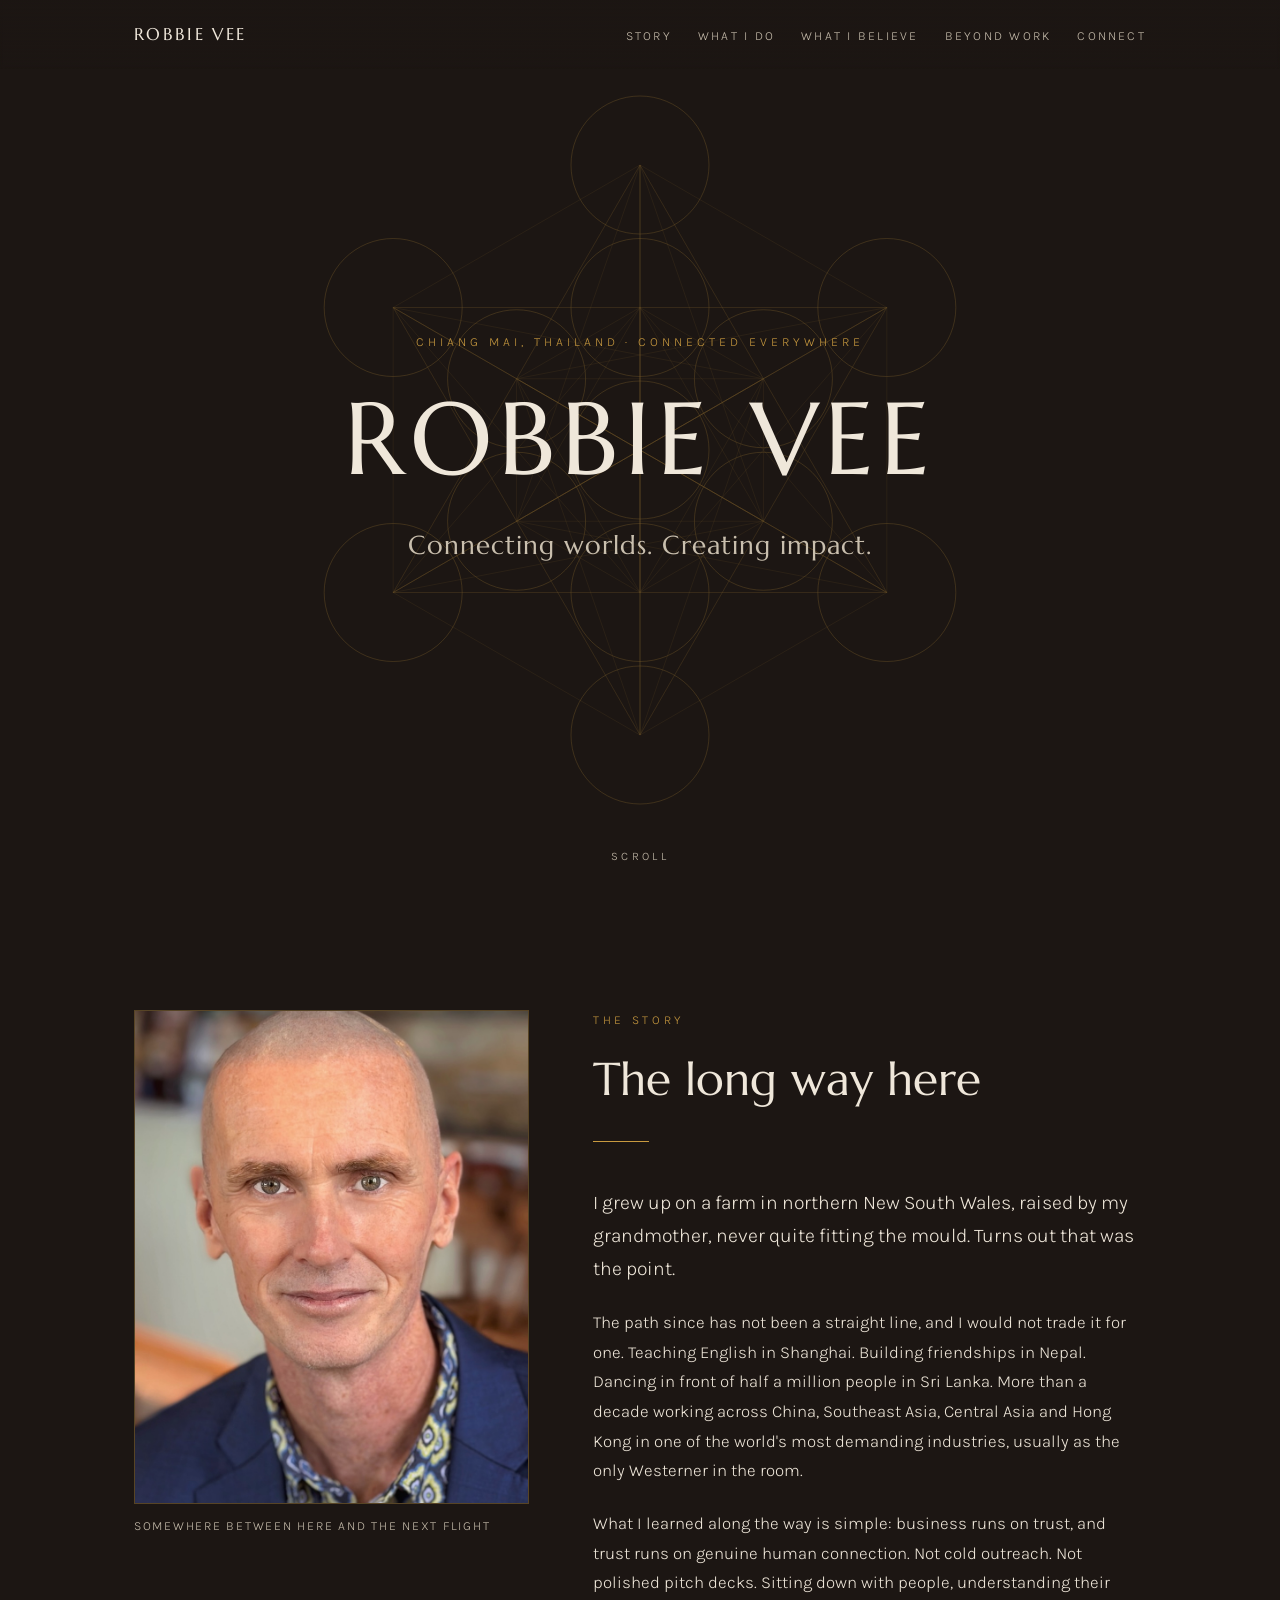
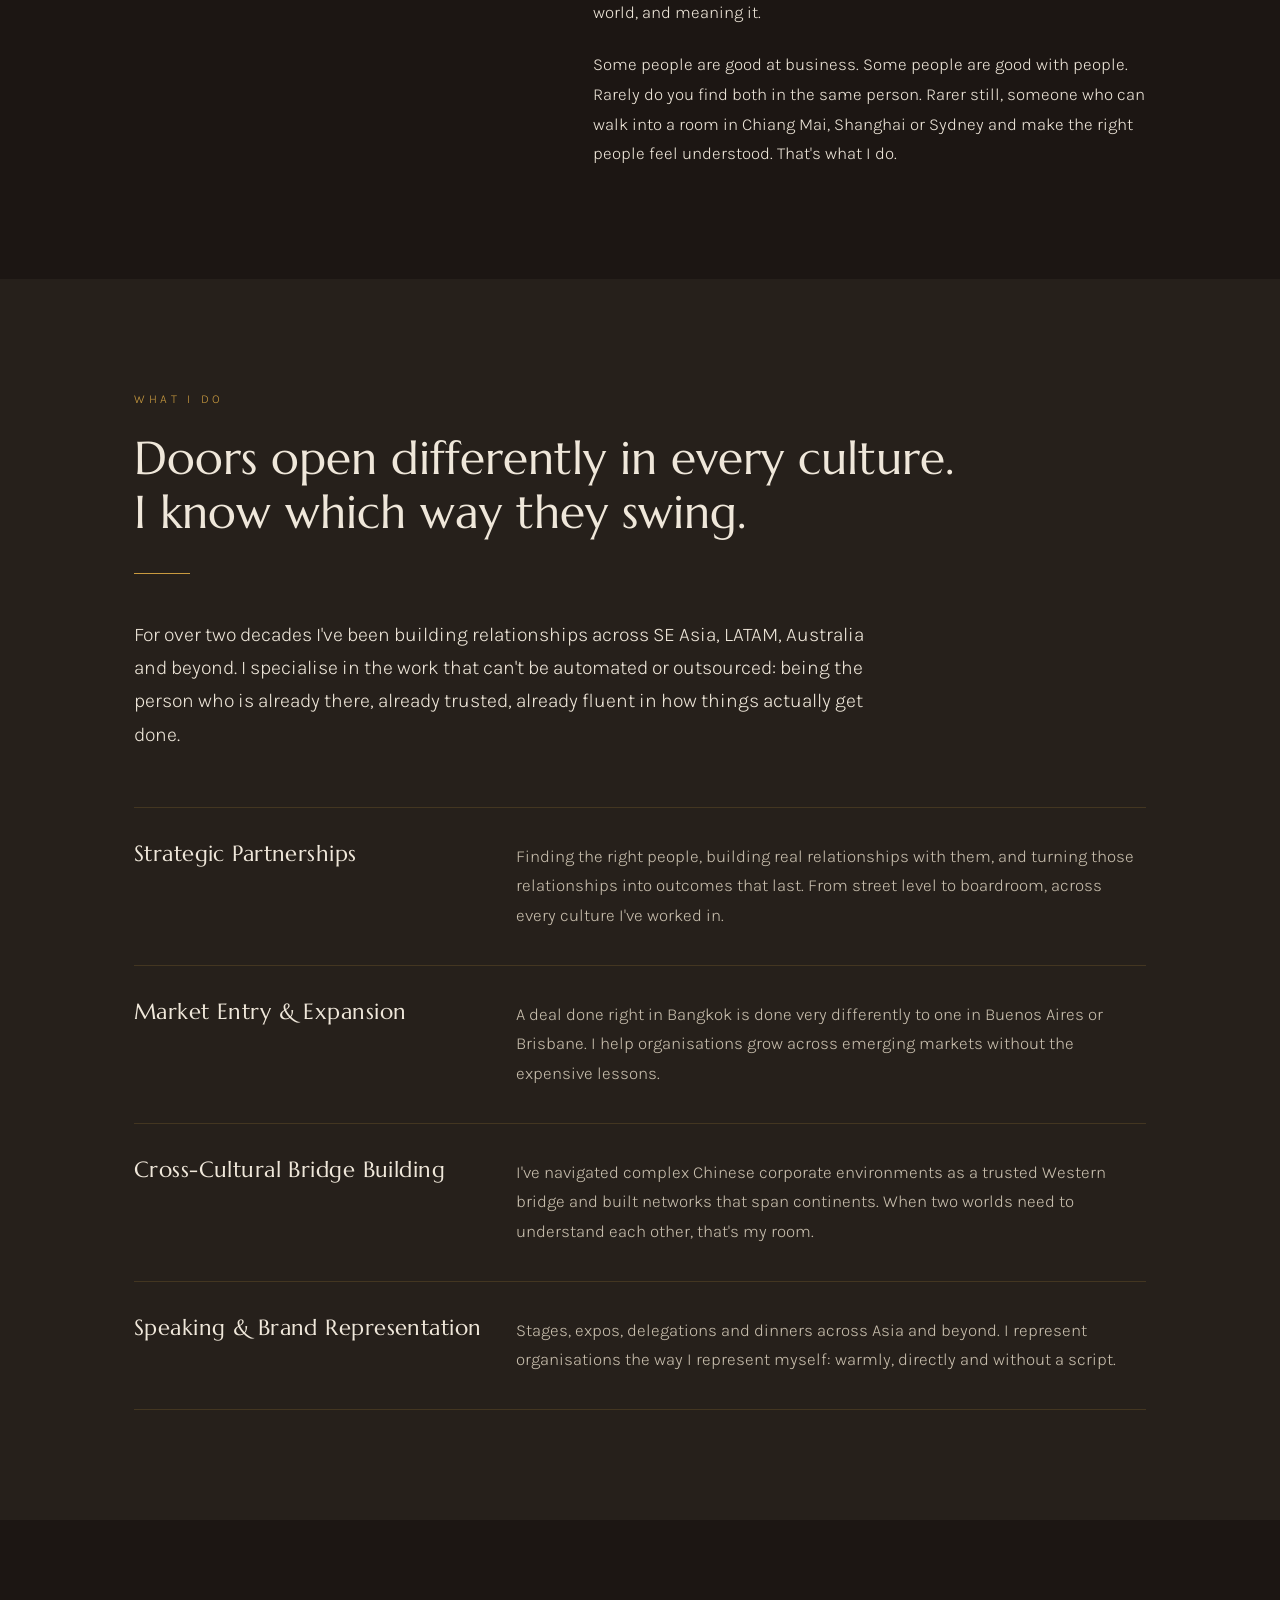
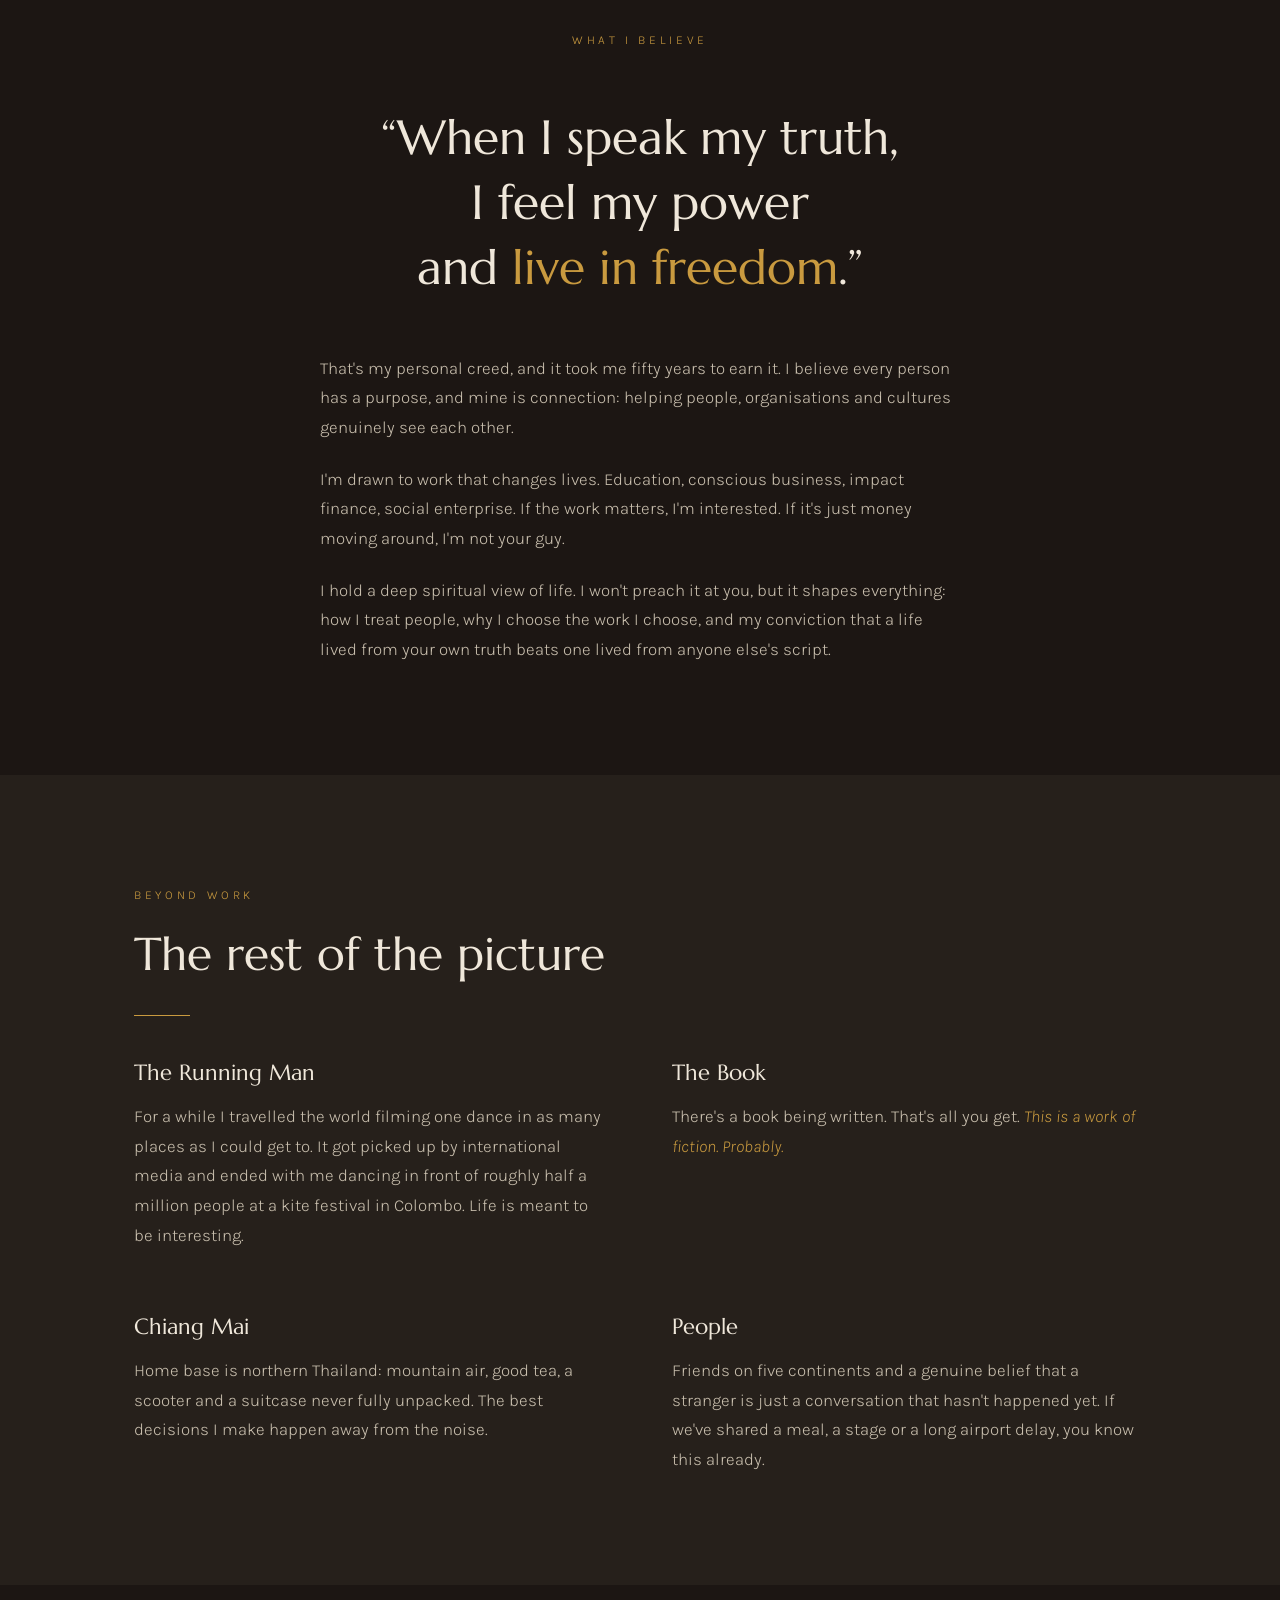
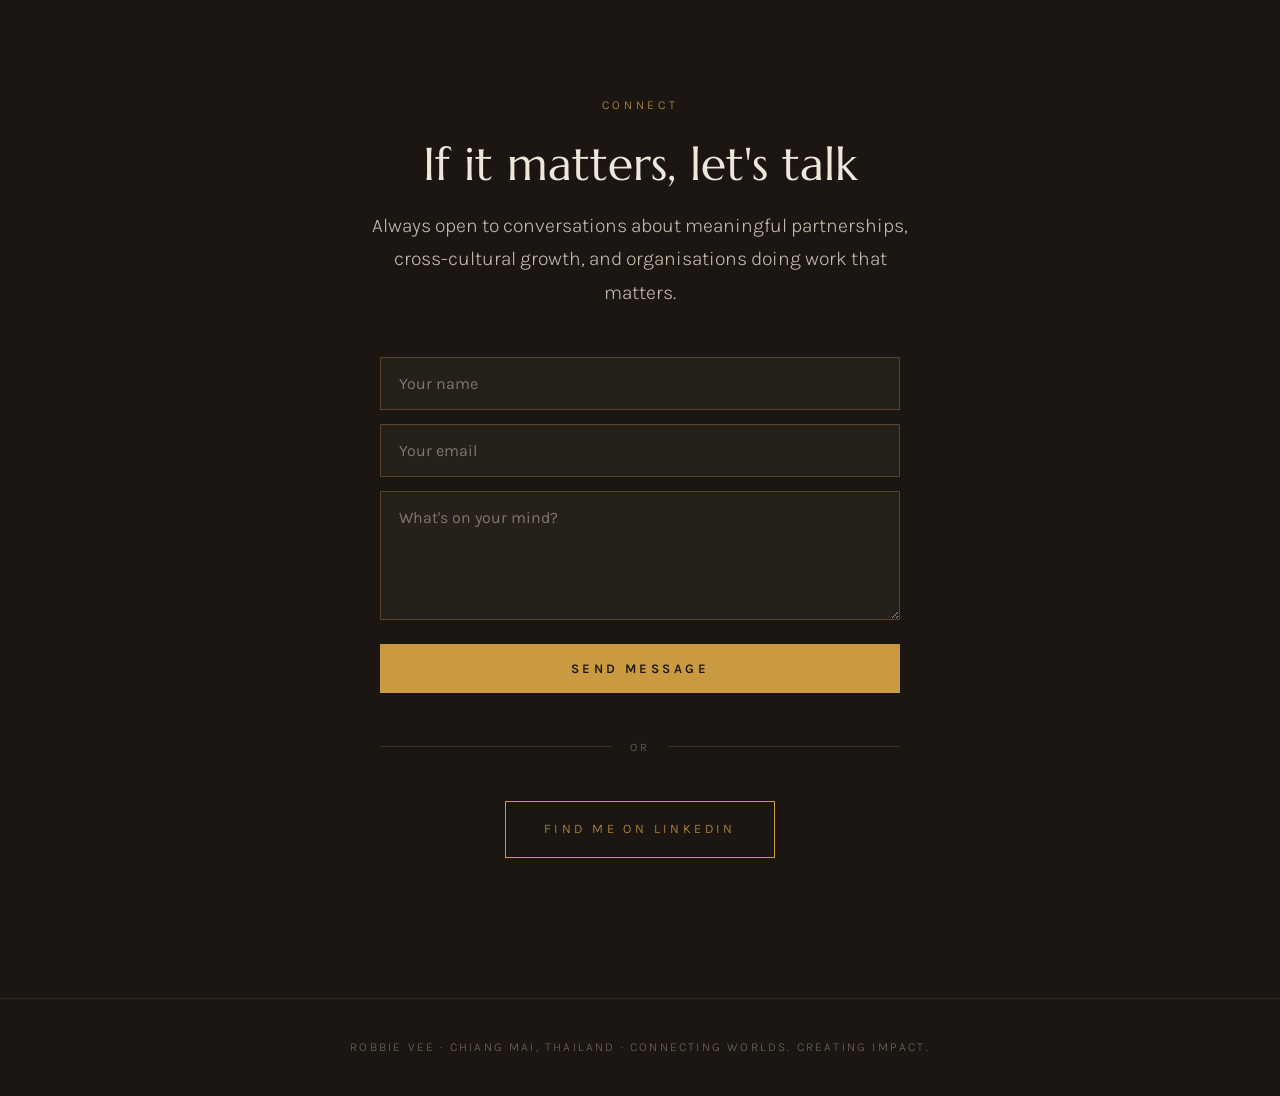
<file: index (2).html>
<!DOCTYPE html>
<html lang="en">
<head>
<meta charset="UTF-8">
<meta name="viewport" content="width=device-width, initial-scale=1.0">
<title>Robbie Vee</title>
<link rel="icon" href="data:image/svg+xml,%3Csvg xmlns='http://www.w3.org/2000/svg' viewBox='0 0 64 64'%3E%3Crect width='64' height='64' rx='12' fill='%231c1613'/%3E%3Ctext x='32' y='45' font-family='Georgia,serif' text-anchor='middle' font-size='30' fill='%23c99a3f'%3ERV%3C/text%3E%3C/svg%3E">
<meta name="description" content="Robbie Vee. Cross-cultural connector across SE Asia and emerging markets. Partnerships, business development and genuine human connection. Based in Chiang Mai.">
<link rel="preconnect" href="https://fonts.googleapis.com">
<link rel="preconnect" href="https://fonts.gstatic.com" crossorigin>
<link href="https://fonts.googleapis.com/css2?family=Marcellus&family=Karla:ital,wght@0,300;0,400;0,500;0,600;1,400&display=swap" rel="stylesheet">
<style>
:root{
  --teak:#1c1613;
  --teak-soft:#26201b;
  --ivory:#efe7da;
  --ivory-dim:#c9bfae;
  --brass:#c99a3f;
  --brass-soft:rgba(201,154,63,.35);
  --jade:#5e8f7c;
  --maxw:1060px;
}
*{margin:0;padding:0;box-sizing:border-box}
html{scroll-behavior:smooth}
body{
  background:var(--teak);
  color:var(--ivory);
  font-family:'Karla',sans-serif;
  font-weight:300;
  line-height:1.75;
  font-size:1.06rem;
  -webkit-font-smoothing:antialiased;
}
::selection{background:var(--brass);color:var(--teak)}
h1,h2,h3,.serif{font-family:'Marcellus',serif;font-weight:400;line-height:1.15}
a{color:var(--brass);text-decoration:none}
a:hover{color:var(--ivory)}
a:focus-visible,button:focus-visible{outline:2px solid var(--brass);outline-offset:3px}
.wrap{max-width:var(--maxw);margin:0 auto;padding:0 24px}

/* ---------- nav ---------- */
nav{
  position:fixed;top:0;left:0;right:0;z-index:50;
  background:linear-gradient(to bottom,rgba(28,22,19,.92),rgba(28,22,19,0));
  backdrop-filter:blur(2px);
}
.nav-inner{
  max-width:var(--maxw);margin:0 auto;padding:20px 24px;
  display:flex;justify-content:space-between;align-items:baseline;
}
.nav-name{font-family:'Marcellus',serif;font-size:1.05rem;letter-spacing:.14em;color:var(--ivory)}
.nav-links{display:flex;gap:26px;font-size:.78rem;letter-spacing:.18em;text-transform:uppercase}
.nav-links a{color:var(--ivory-dim)}
.nav-links a:hover{color:var(--brass)}
@media(max-width:640px){.nav-links{display:none}}

/* ---------- hero ---------- */
header{
  min-height:100svh;
  display:flex;align-items:center;justify-content:center;
  position:relative;overflow:hidden;text-align:center;
}
#cube{
  position:absolute;top:50%;left:50%;
  transform:translate(-50%,-50%);
  width:min(140vw,900px);height:min(140vw,900px);
  opacity:.5;pointer-events:none;
}
.hero-inner{position:relative;z-index:2;padding:0 24px}
.hero-eyebrow{
  font-size:.78rem;letter-spacing:.32em;text-transform:uppercase;
  color:var(--brass);margin-bottom:26px;
}
h1{
  font-size:clamp(3rem,10vw,6.4rem);
  letter-spacing:.06em;
  color:var(--ivory);
}
.hero-line{
  margin-top:26px;
  font-family:'Marcellus',serif;
  font-size:clamp(1.15rem,3vw,1.6rem);
  color:var(--ivory-dim);
  letter-spacing:.04em;
}
.hero-scroll{
  position:absolute;bottom:34px;left:50%;transform:translateX(-50%);
  font-size:.72rem;letter-spacing:.3em;text-transform:uppercase;color:var(--ivory-dim);
}

/* ---------- shared section ---------- */
section{padding:110px 0;position:relative}
.eyebrow{
  font-size:.76rem;letter-spacing:.3em;text-transform:uppercase;
  color:var(--brass);margin-bottom:22px;
}
h2{font-size:clamp(1.9rem,4.5vw,2.9rem);margin-bottom:34px;color:var(--ivory)}
.rule{width:56px;height:1px;background:var(--brass);margin:0 0 44px}
p+p{margin-top:1.35em}
.lede{font-size:1.22rem;line-height:1.7;color:var(--ivory)}
.cols{display:grid;grid-template-columns:minmax(0,1fr) minmax(0,1.4fr);gap:64px;align-items:start}
@media(max-width:820px){.cols{grid-template-columns:1fr;gap:36px}}
.sticky-side{position:sticky;top:120px}
@media(max-width:820px){.sticky-side{position:static}}
em{font-style:italic}

/* ---------- photo slots ---------- */
.photo{
  width:100%;aspect-ratio:4/5;object-fit:cover;
  border:1px solid var(--brass-soft);
  display:block;
  filter:saturate(.9);
}
.photo-wide{aspect-ratio:16/10}
.photo-cap{
  margin-top:12px;font-size:.78rem;letter-spacing:.14em;
  text-transform:uppercase;color:var(--ivory-dim);
}

/* ---------- story ---------- */
#story{background:var(--teak)}

/* ---------- work ---------- */
#work{background:var(--teak-soft)}
.work-list{margin-top:56px;display:grid;gap:0}
.work-item{
  padding:34px 0;border-top:1px solid rgba(201,154,63,.18);
  display:grid;grid-template-columns:minmax(0,.9fr) minmax(0,1.6fr);gap:28px;
}
.work-item:last-child{border-bottom:1px solid rgba(201,154,63,.18)}
.work-item h3{font-size:1.35rem;color:var(--ivory);letter-spacing:.02em}
.work-item p{color:var(--ivory-dim)}
@media(max-width:680px){.work-item{grid-template-columns:1fr;gap:10px}}

/* ---------- believe ---------- */
#believe{background:var(--teak);text-align:center}
#believe .wrap{max-width:820px}
.creed{
  font-family:'Marcellus',serif;
  font-size:clamp(1.7rem,5vw,3rem);
  line-height:1.35;color:var(--ivory);
  margin:54px 0;
}
.creed span{color:var(--brass)}
.believe-body{text-align:left;max-width:640px;margin:0 auto;color:var(--ivory-dim)}
.believe-body p+p{margin-top:1.3em}

/* ---------- beyond ---------- */
#beyond{background:var(--teak-soft)}
.beyond-grid{display:grid;grid-template-columns:1fr 1fr;gap:64px;margin-top:20px}
@media(max-width:760px){.beyond-grid{grid-template-columns:1fr;gap:48px}}
.beyond-grid h3{font-size:1.4rem;margin-bottom:16px;color:var(--ivory)}
.beyond-grid p{color:var(--ivory-dim)}
.probably{color:var(--brass);font-style:italic}

/* ---------- connect ---------- */
#connect{background:var(--teak);text-align:center;padding-bottom:140px}
#connect h2{margin-bottom:18px}
#connect .lede{max-width:560px;margin:0 auto 48px;color:var(--ivory-dim)}
.connect-links{display:flex;gap:22px;justify-content:center;flex-wrap:wrap}
.btn{
  display:inline-block;padding:16px 38px;
  border:1px solid var(--brass);color:var(--brass);
  font-size:.82rem;letter-spacing:.26em;text-transform:uppercase;
  transition:background .25s,color .25s;
}
.btn:hover{background:var(--brass);color:var(--teak)}
.btn.solid{background:var(--brass);color:var(--teak)}
.btn.solid:hover{background:var(--ivory);border-color:var(--ivory)}
.contact-form{max-width:520px;margin:0 auto;display:grid;grid-template-columns:1fr;gap:14px;text-align:left}
.contact-form input,.contact-form textarea{
  -webkit-appearance:none;appearance:none;border-radius:0;
  width:100%;padding:16px 18px;
  background-color:var(--teak-soft);border:1px solid rgba(201,154,63,.3);
  color:var(--ivory);font-family:'Karla',sans-serif;font-size:16px;
  resize:vertical;
}
.contact-form input::placeholder,.contact-form textarea::placeholder{color:rgba(201,191,174,.55)}
.contact-form input:focus,.contact-form textarea:focus{outline:none;border-color:var(--brass)}
.contact-form .btn{
  -webkit-appearance:none;appearance:none;border-radius:0;
  cursor:pointer;width:100%;margin-top:10px;
  font-family:'Karla',sans-serif;font-weight:600;
}
.form-divider{
  display:flex;align-items:center;gap:18px;
  max-width:520px;margin:44px auto;
  font-size:.72rem;letter-spacing:.3em;text-transform:uppercase;
  color:rgba(201,191,174,.5);
}
.form-divider::before,.form-divider::after{
  content:'';flex:1;height:1px;background:rgba(201,154,63,.2);
}

footer{
  padding:38px 24px;text-align:center;
  font-size:.76rem;letter-spacing:.18em;text-transform:uppercase;
  color:rgba(201,191,174,.5);
  border-top:1px solid rgba(201,154,63,.12);
  background:var(--teak);
}

/* ---------- reveal ---------- */
.reveal{opacity:0;transform:translateY(22px);transition:opacity .8s ease,transform .8s ease}
.reveal.in{opacity:1;transform:none}
@media(prefers-reduced-motion:reduce){
  html{scroll-behavior:auto}
  .reveal{opacity:1;transform:none;transition:none}
  #cube{animation:none!important}
}
</style>
</head>
<body>

<nav>
  <div class="nav-inner">
    <a class="nav-name" href="/" onclick="window.scrollTo({top:0,behavior:'smooth'});return false" style="color:var(--ivory)">ROBBIE VEE</a>
    <div class="nav-links">
      <a href="#story">Story</a>
      <a href="#work">What I Do</a>
      <a href="#believe">What I Believe</a>
      <a href="#beyond">Beyond Work</a>
      <a href="#connect">Connect</a>
    </div>
  </div>
</nav>

<header>
  <svg id="cube" viewBox="0 0 600 600" aria-hidden="true"></svg>
  <div class="hero-inner">
    <div class="hero-eyebrow">Chiang Mai, Thailand &middot; Connected Everywhere</div>
    <h1>ROBBIE VEE</h1>
    <div class="hero-line">Connecting worlds. Creating impact.</div>
  </div>
  <div class="hero-scroll">Scroll</div>
</header>

<section id="story">
  <div class="wrap cols">
    <div class="sticky-side reveal">
      <!-- Replace src with your portrait. Keep the filename simple: portrait.jpg -->
      <img class="photo" src="portrait.jpg" alt="Robbie Vee" onerror="this.style.display='none'">
      <div class="photo-cap">Somewhere between here and the next flight</div>
    </div>
    <div>
      <div class="eyebrow reveal">The Story</div>
      <h2 class="reveal">The long way here</h2>
      <div class="rule reveal"></div>
      <p class="lede reveal">I grew up on a farm in northern New South Wales, raised by my grandmother, never quite fitting the mould. Turns out that was the point.</p>
      <p class="reveal">The path since has not been a straight line, and I would not trade it for one. Teaching English in Shanghai. Building friendships in Nepal. Dancing in front of half a million people in Sri Lanka. More than a decade working across China, Southeast Asia, Central Asia and Hong Kong in one of the world's most demanding industries, usually as the only Westerner in the room.</p>
      <p class="reveal">What I learned along the way is simple: business runs on trust, and trust runs on genuine human connection. Not cold outreach. Not polished pitch decks. Sitting down with people, understanding their world, and meaning it.</p>
      <p class="reveal">Some people are good at business. Some people are good with people. Rarely do you find both in the same person. Rarer still, someone who can walk into a room in Chiang Mai, Shanghai or Sydney and make the right people feel understood. That's what I do.</p>
    </div>
  </div>
</section>

<section id="work">
  <div class="wrap">
    <div class="eyebrow reveal">What I Do</div>
    <h2 class="reveal">Doors open differently in every culture.<br>I know which way they swing.</h2>
    <div class="rule reveal"></div>
    <p class="lede reveal" style="max-width:760px">For over two decades I've been building relationships across SE Asia, LATAM, Australia and beyond. I specialise in the work that can't be automated or outsourced: being the person who is already there, already trusted, already fluent in how things actually get done.</p>

    <div class="work-list">
      <div class="work-item reveal">
        <h3>Strategic Partnerships</h3>
        <p>Finding the right people, building real relationships with them, and turning those relationships into outcomes that last. From street level to boardroom, across every culture I've worked in.</p>
      </div>
      <div class="work-item reveal">
        <h3>Market Entry &amp; Expansion</h3>
        <p>A deal done right in Bangkok is done very differently to one in Buenos Aires or Brisbane. I help organisations grow across emerging markets without the expensive lessons.</p>
      </div>
      <div class="work-item reveal">
        <h3>Cross-Cultural Bridge Building</h3>
        <p>I've navigated complex Chinese corporate environments as a trusted Western bridge and built networks that span continents. When two worlds need to understand each other, that's my room.</p>
      </div>
      <div class="work-item reveal">
        <h3>Speaking &amp; Brand Representation</h3>
        <p>Stages, expos, delegations and dinners across Asia and beyond. I represent organisations the way I represent myself: warmly, directly and without a script.</p>
      </div>
    </div>
  </div>
</section>

<section id="believe">
  <div class="wrap">
    <div class="eyebrow reveal">What I Believe</div>
    <div class="creed reveal">&ldquo;When I speak my truth,<br>I feel my power<br>and <span>live in freedom</span>.&rdquo;</div>
    <div class="believe-body">
      <p class="reveal">That's my personal creed, and it took me fifty years to earn it. I believe every person has a purpose, and mine is connection: helping people, organisations and cultures genuinely see each other.</p>
      <p class="reveal">I'm drawn to work that changes lives. Education, conscious business, impact finance, social enterprise. If the work matters, I'm interested. If it's just money moving around, I'm not your guy.</p>
      <p class="reveal">I hold a deep spiritual view of life. I won't preach it at you, but it shapes everything: how I treat people, why I choose the work I choose, and my conviction that a life lived from your own truth beats one lived from anyone else's script.</p>
    </div>
  </div>
</section>

<section id="beyond">
  <div class="wrap">
    <div class="eyebrow reveal">Beyond Work</div>
    <h2 class="reveal">The rest of the picture</h2>
    <div class="rule reveal"></div>
    <div class="beyond-grid">
      <div class="reveal">
        <h3>The Running Man</h3>
        <p>For a while I travelled the world filming one dance in as many places as I could get to. It got picked up by international media and ended with me dancing in front of roughly half a million people at a kite festival in Colombo. Life is meant to be interesting.</p>
      </div>
      <div class="reveal">
        <h3>The Book</h3>
        <p>There's a book being written. That's all you get. <span class="probably">This is a work of fiction. Probably.</span></p>
      </div>
      <div class="reveal">
        <h3>Chiang Mai</h3>
        <p>Home base is northern Thailand: mountain air, good tea, a scooter and a suitcase never fully unpacked. The best decisions I make happen away from the noise.</p>
      </div>
      <div class="reveal">
        <h3>People</h3>
        <p>Friends on five continents and a genuine belief that a stranger is just a conversation that hasn't happened yet. If we've shared a meal, a stage or a long airport delay, you know this already.</p>
      </div>
    </div>
  </div>
</section>

<section id="connect">
  <div class="wrap">
    <div class="eyebrow reveal">Connect</div>
    <h2 class="reveal">If it matters, let's talk</h2>
    <p class="lede reveal">Always open to conversations about meaningful partnerships, cross-cultural growth, and organisations doing work that matters.</p>
    <form class="contact-form reveal" id="contactForm" action="https://formspree.io/f/xeebnbdw" method="POST">
      <input type="text" name="name" placeholder="Your name" required>
      <input type="email" name="email" placeholder="Your email" required>
      <textarea name="message" rows="5" placeholder="What's on your mind?" required></textarea>
      <button type="submit" class="btn solid" id="sendBtn">Send Message</button>
    </form>
    <div id="formSuccess" style="display:none;max-width:520px;margin:0 auto;text-align:center">
      <p class="serif" style="font-size:1.5rem;color:var(--brass);margin-bottom:10px">Message received.</p>
      <p style="color:var(--ivory-dim)">Thanks for reaching out. I'll be in touch soon.</p>
    </div>
    <div class="form-divider reveal">or</div>
    <div class="connect-links reveal">
      <a class="btn" href="https://www.linkedin.com/in/robbievee" target="_blank" rel="noopener">Find me on LinkedIn</a>
    </div>
  </div>
</section>

<footer>
  Robbie Vee &middot; Chiang Mai, Thailand &middot; Connecting Worlds. Creating Impact.
</footer>

<script>
/* Metatron's Cube: 13 circles, every centre connected */
(function(){
  const svg=document.getElementById('cube');
  const NS='http://www.w3.org/2000/svg';
  const cx=300,cy=300,r1=95,r2=190,cr=46;
  const pts=[[cx,cy]];
  for(let i=0;i<6;i++){
    const a=Math.PI/180*(60*i-90);
    pts.push([cx+r1*Math.cos(a),cy+r1*Math.sin(a)]);
    pts.push([cx+r2*Math.cos(a),cy+r2*Math.sin(a)]);
  }
  const g=document.createElementNS(NS,'g');
  g.setAttribute('stroke','#c99a3f');g.setAttribute('fill','none');
  for(let i=0;i<pts.length;i++){
    for(let j=i+1;j<pts.length;j++){
      const l=document.createElementNS(NS,'line');
      l.setAttribute('x1',pts[i][0]);l.setAttribute('y1',pts[i][1]);
      l.setAttribute('x2',pts[j][0]);l.setAttribute('y2',pts[j][1]);
      l.setAttribute('stroke-width','.35');l.setAttribute('opacity','.32');
      g.appendChild(l);
    }
  }
  pts.forEach(p=>{
    const c=document.createElementNS(NS,'circle');
    c.setAttribute('cx',p[0]);c.setAttribute('cy',p[1]);c.setAttribute('r',cr);
    c.setAttribute('stroke-width','.6');c.setAttribute('opacity','.45');
    g.appendChild(c);
  });
  svg.appendChild(g);
})();

/* clean URLs: scroll to sections without hashes ever appearing */
(function(){
  document.querySelectorAll('a[href^="#"]').forEach(function(a){
    a.addEventListener('click',function(e){
      e.preventDefault();
      var t=document.querySelector(a.getAttribute('href'));
      if(t)t.scrollIntoView({behavior:'smooth'});
    });
  });
})();

/* contact form: submit in background, show inline success */
(function(){
  const form=document.getElementById('contactForm');
  if(!form)return;
  form.addEventListener('submit',async function(e){
    e.preventDefault();
    const btn=document.getElementById('sendBtn');
    btn.textContent='Sending...';btn.disabled=true;
    try{
      const res=await fetch(form.action,{
        method:'POST',
        body:new FormData(form),
        headers:{'Accept':'application/json'}
      });
      if(res.ok){
        form.reset();
        form.style.display='none';
        document.getElementById('formSuccess').style.display='block';
      }else{throw new Error();}
    }catch(err){
      btn.textContent='Something went wrong. Try again';
      btn.disabled=false;
      setTimeout(()=>{btn.textContent='Send Message';},3500);
    }
  });
})();

/* scroll reveal */
(function(){
  if(matchMedia('(prefers-reduced-motion: reduce)').matches)return;
  const io=new IntersectionObserver(es=>{
    es.forEach(e=>{if(e.isIntersecting){e.target.classList.add('in');io.unobserve(e.target);}});
  },{threshold:.12});
  document.querySelectorAll('.reveal').forEach(el=>io.observe(el));
})();
</script>
</body>
</html>
</file>
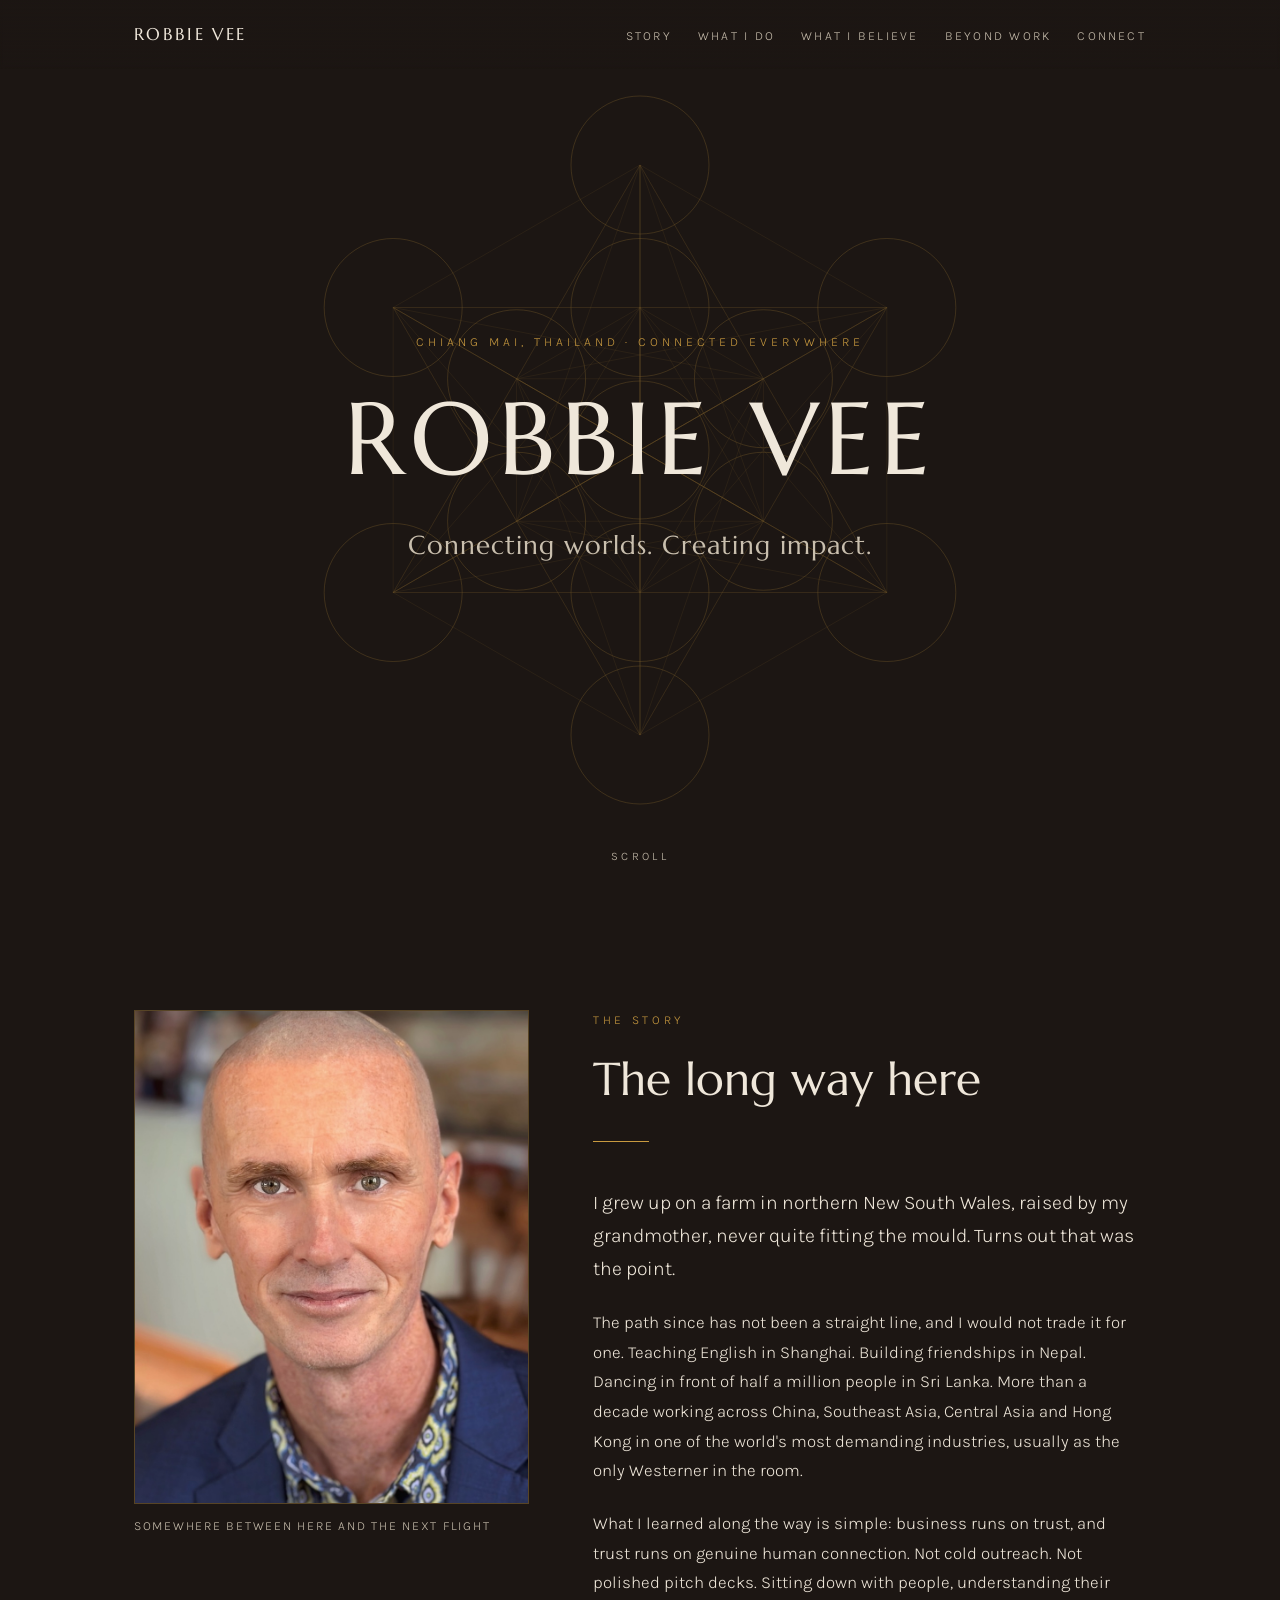
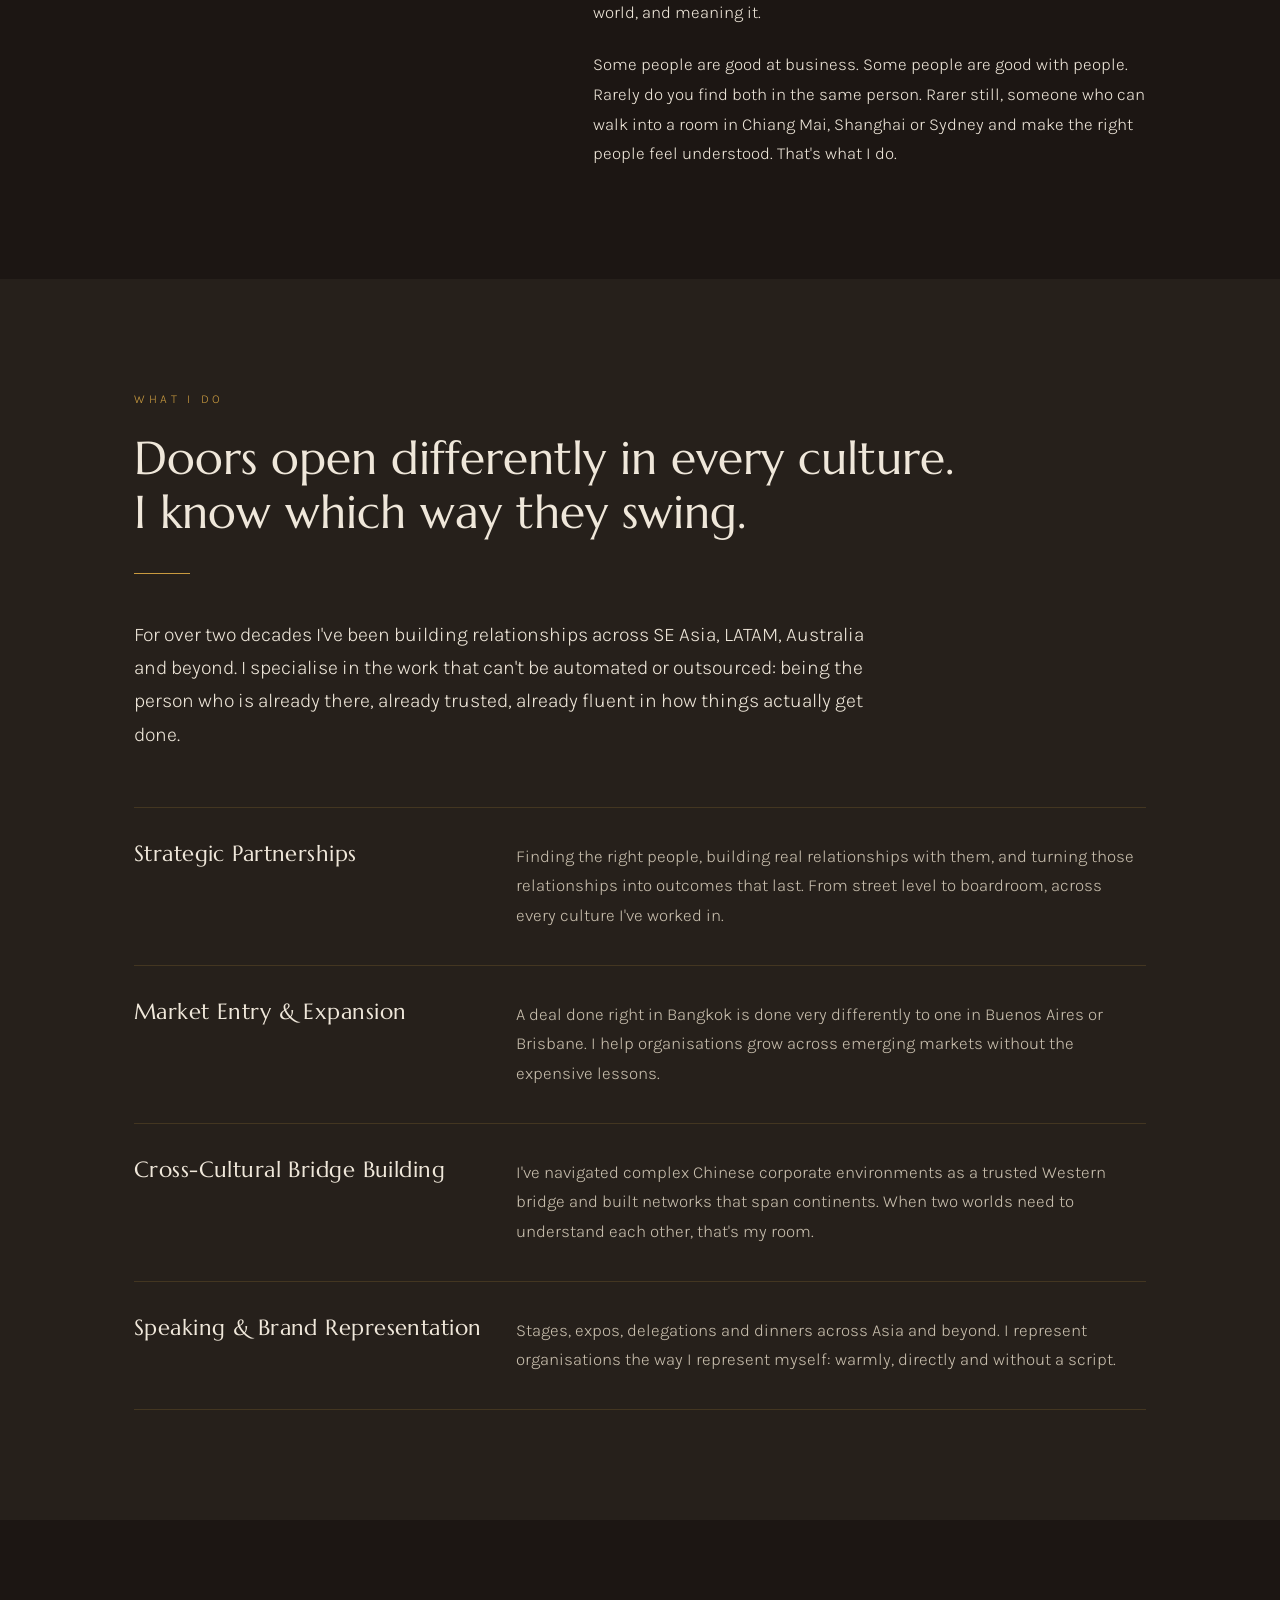
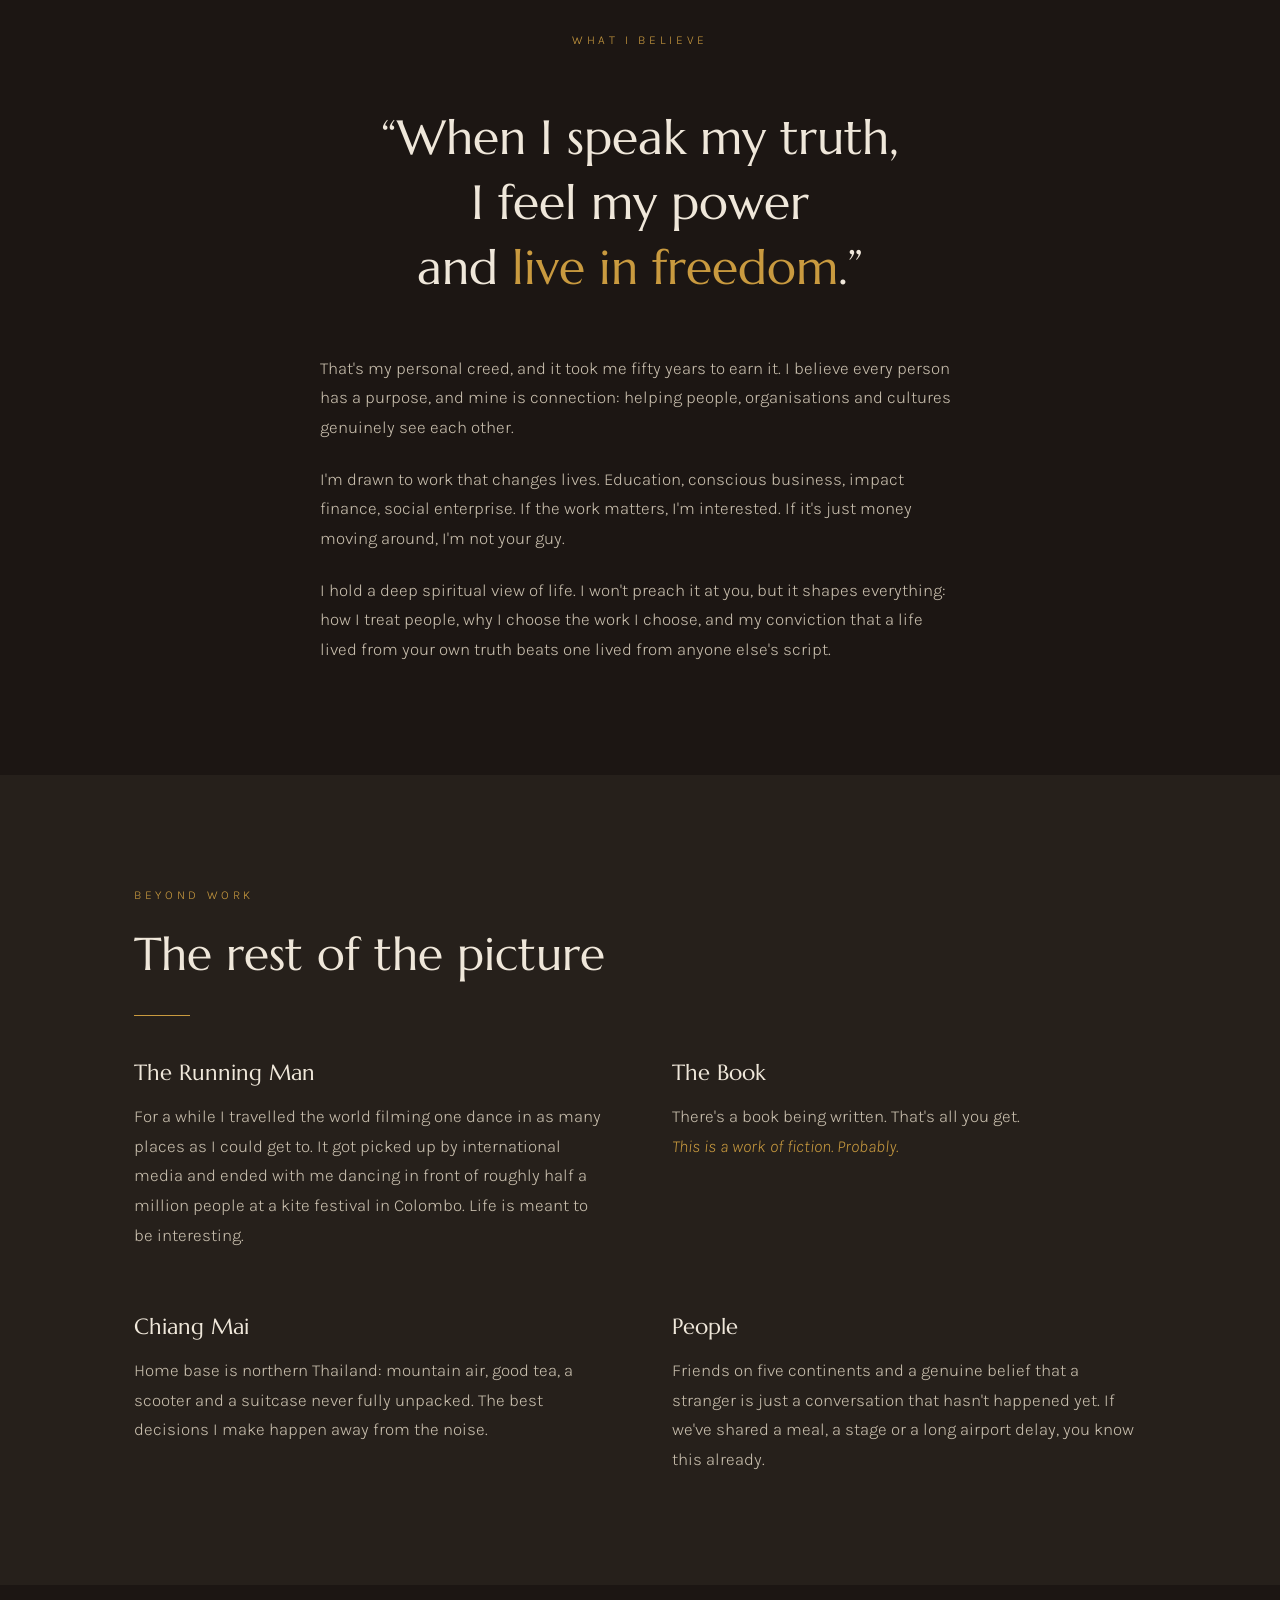
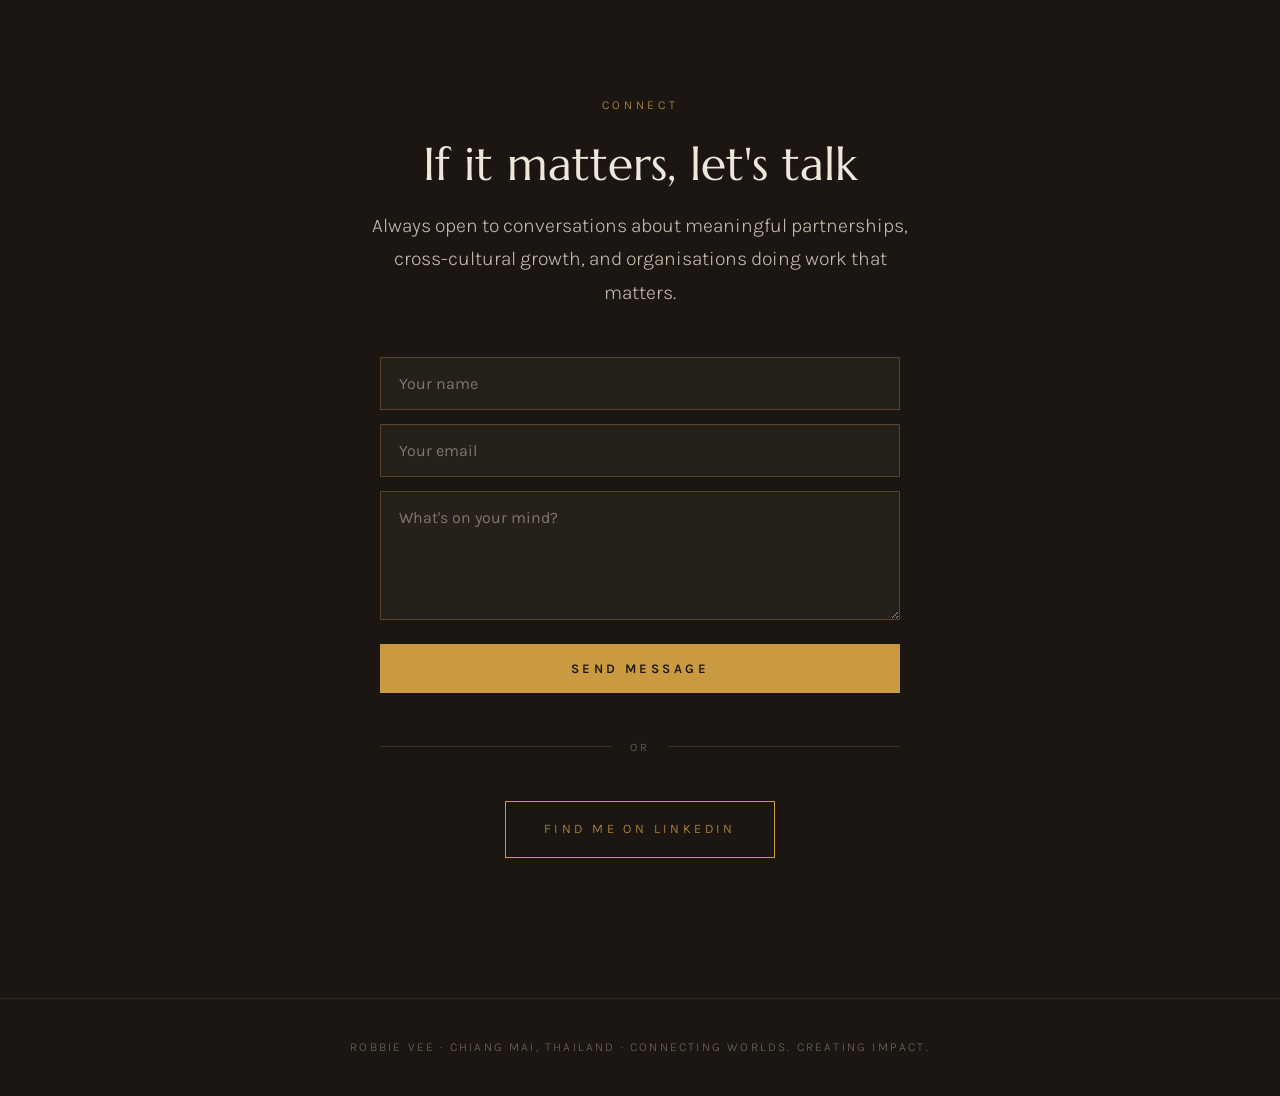
<file: index (3).html>
<!DOCTYPE html>
<html lang="en">
<head>
<meta charset="UTF-8">
<meta name="viewport" content="width=device-width, initial-scale=1.0">
<title>Robbie Vee</title>
<link rel="icon" href="data:image/svg+xml,%3Csvg xmlns='http://www.w3.org/2000/svg' viewBox='0 0 64 64'%3E%3Crect width='64' height='64' rx='12' fill='%231c1613'/%3E%3Ctext x='32' y='45' font-family='Georgia,serif' text-anchor='middle' font-size='30' fill='%23c99a3f'%3ERV%3C/text%3E%3C/svg%3E">
<meta name="description" content="Robbie Vee. Cross-cultural connector across SE Asia and emerging markets. Partnerships, business development and genuine human connection. Based in Chiang Mai.">
<link rel="preconnect" href="https://fonts.googleapis.com">
<link rel="preconnect" href="https://fonts.gstatic.com" crossorigin>
<link href="https://fonts.googleapis.com/css2?family=Marcellus&family=Karla:ital,wght@0,300;0,400;0,500;0,600;1,400&display=swap" rel="stylesheet">
<style>
:root{
  --teak:#1c1613;
  --teak-soft:#26201b;
  --ivory:#efe7da;
  --ivory-dim:#c9bfae;
  --brass:#c99a3f;
  --brass-soft:rgba(201,154,63,.35);
  --jade:#5e8f7c;
  --maxw:1060px;
}
*{margin:0;padding:0;box-sizing:border-box}
html{scroll-behavior:smooth}
body{
  background:var(--teak);
  color:var(--ivory);
  font-family:'Karla',sans-serif;
  font-weight:300;
  line-height:1.75;
  font-size:1.06rem;
  -webkit-font-smoothing:antialiased;
}
::selection{background:var(--brass);color:var(--teak)}
h1,h2,h3,.serif{font-family:'Marcellus',serif;font-weight:400;line-height:1.15}
a{color:var(--brass);text-decoration:none}
a:hover{color:var(--ivory)}
a:focus-visible,button:focus-visible{outline:2px solid var(--brass);outline-offset:3px}
.wrap{max-width:var(--maxw);margin:0 auto;padding:0 24px}

/* ---------- nav ---------- */
nav{
  position:fixed;top:0;left:0;right:0;z-index:50;
  background:linear-gradient(to bottom,rgba(28,22,19,.92),rgba(28,22,19,0));
  backdrop-filter:blur(2px);
}
.nav-inner{
  max-width:var(--maxw);margin:0 auto;padding:20px 24px;
  display:flex;justify-content:space-between;align-items:baseline;
}
.nav-name{font-family:'Marcellus',serif;font-size:1.05rem;letter-spacing:.14em;color:var(--ivory)}
.nav-links{display:flex;gap:26px;font-size:.78rem;letter-spacing:.18em;text-transform:uppercase}
.nav-links a{color:var(--ivory-dim)}
.nav-links a:hover{color:var(--brass)}
@media(max-width:640px){.nav-links{display:none}}

/* ---------- hero ---------- */
header{
  min-height:100svh;
  display:flex;align-items:center;justify-content:center;
  position:relative;overflow:hidden;text-align:center;
}
#cube{
  position:absolute;top:50%;left:50%;
  transform:translate(-50%,-50%);
  width:min(140vw,900px);height:min(140vw,900px);
  opacity:.5;pointer-events:none;
}
.hero-inner{position:relative;z-index:2;padding:0 24px}
.hero-eyebrow{
  font-size:.78rem;letter-spacing:.32em;text-transform:uppercase;
  color:var(--brass);margin-bottom:26px;
}
h1{
  font-size:clamp(3rem,10vw,6.4rem);
  letter-spacing:.06em;
  color:var(--ivory);
}
.hero-line{
  margin-top:26px;
  font-family:'Marcellus',serif;
  font-size:clamp(1.15rem,3vw,1.6rem);
  color:var(--ivory-dim);
  letter-spacing:.04em;
}
.hero-scroll{
  position:absolute;bottom:34px;left:50%;transform:translateX(-50%);
  font-size:.72rem;letter-spacing:.3em;text-transform:uppercase;color:var(--ivory-dim);
}

/* ---------- shared section ---------- */
section{padding:110px 0;position:relative}
.eyebrow{
  font-size:.76rem;letter-spacing:.3em;text-transform:uppercase;
  color:var(--brass);margin-bottom:22px;
}
h2{font-size:clamp(1.9rem,4.5vw,2.9rem);margin-bottom:34px;color:var(--ivory)}
.rule{width:56px;height:1px;background:var(--brass);margin:0 0 44px}
p+p{margin-top:1.35em}
.lede{font-size:1.22rem;line-height:1.7;color:var(--ivory)}
.cols{display:grid;grid-template-columns:minmax(0,1fr) minmax(0,1.4fr);gap:64px;align-items:start}
@media(max-width:820px){.cols{grid-template-columns:1fr;gap:36px}}
.sticky-side{position:sticky;top:120px}
@media(max-width:820px){.sticky-side{position:static}}
em{font-style:italic}

/* ---------- photo slots ---------- */
.photo{
  width:100%;aspect-ratio:4/5;object-fit:cover;
  border:1px solid var(--brass-soft);
  display:block;
  filter:saturate(.9);
}
.photo-wide{aspect-ratio:16/10}
.photo-cap{
  margin-top:12px;font-size:.78rem;letter-spacing:.14em;
  text-transform:uppercase;color:var(--ivory-dim);
}

/* ---------- story ---------- */
#story{background:var(--teak)}

/* ---------- work ---------- */
#work{background:var(--teak-soft)}
.work-list{margin-top:56px;display:grid;gap:0}
.work-item{
  padding:34px 0;border-top:1px solid rgba(201,154,63,.18);
  display:grid;grid-template-columns:minmax(0,.9fr) minmax(0,1.6fr);gap:28px;
}
.work-item:last-child{border-bottom:1px solid rgba(201,154,63,.18)}
.work-item h3{font-size:1.35rem;color:var(--ivory);letter-spacing:.02em}
.work-item p{color:var(--ivory-dim)}
@media(max-width:680px){.work-item{grid-template-columns:1fr;gap:10px}}

/* ---------- believe ---------- */
#believe{background:var(--teak);text-align:center}
#believe .wrap{max-width:820px}
.creed{
  font-family:'Marcellus',serif;
  font-size:clamp(1.7rem,5vw,3rem);
  line-height:1.35;color:var(--ivory);
  margin:54px 0;
}
.creed span{color:var(--brass)}
.believe-body{text-align:left;max-width:640px;margin:0 auto;color:var(--ivory-dim)}
.believe-body p+p{margin-top:1.3em}

/* ---------- beyond ---------- */
#beyond{background:var(--teak-soft)}
.beyond-grid{display:grid;grid-template-columns:1fr 1fr;gap:64px;margin-top:20px}
@media(max-width:760px){.beyond-grid{grid-template-columns:1fr;gap:48px}}
.beyond-grid h3{font-size:1.4rem;margin-bottom:16px;color:var(--ivory)}
.beyond-grid p{color:var(--ivory-dim)}
.probably{color:var(--brass);font-style:italic}

/* ---------- connect ---------- */
#connect{background:var(--teak);text-align:center;padding-bottom:140px}
#connect h2{margin-bottom:18px}
#connect .lede{max-width:560px;margin:0 auto 48px;color:var(--ivory-dim)}
.connect-links{display:flex;gap:22px;justify-content:center;flex-wrap:wrap}
.btn{
  display:inline-block;padding:16px 38px;
  border:1px solid var(--brass);color:var(--brass);
  font-size:.82rem;letter-spacing:.26em;text-transform:uppercase;
  transition:background .25s,color .25s;
}
.btn:hover{background:var(--brass);color:var(--teak)}
.btn.solid{background:var(--brass);color:var(--teak)}
.btn.solid:hover{background:var(--ivory);border-color:var(--ivory)}
.contact-form{max-width:520px;margin:0 auto;display:grid;grid-template-columns:1fr;gap:14px;text-align:left}
.contact-form input,.contact-form textarea{
  -webkit-appearance:none;appearance:none;border-radius:0;
  width:100%;padding:16px 18px;
  background-color:var(--teak-soft);border:1px solid rgba(201,154,63,.3);
  color:var(--ivory);font-family:'Karla',sans-serif;font-size:16px;
  resize:vertical;
}
.contact-form input::placeholder,.contact-form textarea::placeholder{color:rgba(201,191,174,.55)}
.contact-form input:focus,.contact-form textarea:focus{outline:none;border-color:var(--brass)}
.contact-form .btn{
  -webkit-appearance:none;appearance:none;border-radius:0;
  cursor:pointer;width:100%;margin-top:10px;
  font-family:'Karla',sans-serif;font-weight:600;
}
.form-divider{
  display:flex;align-items:center;gap:18px;
  max-width:520px;margin:44px auto;
  font-size:.72rem;letter-spacing:.3em;text-transform:uppercase;
  color:rgba(201,191,174,.5);
}
.form-divider::before,.form-divider::after{
  content:'';flex:1;height:1px;background:rgba(201,154,63,.2);
}

footer{
  padding:38px 24px;text-align:center;
  font-size:.76rem;letter-spacing:.18em;text-transform:uppercase;
  color:rgba(201,191,174,.5);
  border-top:1px solid rgba(201,154,63,.12);
  background:var(--teak);
}

/* ---------- reveal ---------- */
.reveal{opacity:0;transform:translateY(22px);transition:opacity .8s ease,transform .8s ease}
.reveal.in{opacity:1;transform:none}
@media(prefers-reduced-motion:reduce){
  html{scroll-behavior:auto}
  .reveal{opacity:1;transform:none;transition:none}
  #cube{animation:none!important}
}
</style>
</head>
<body>

<nav>
  <div class="nav-inner">
    <a class="nav-name" href="/" onclick="window.scrollTo({top:0,behavior:'smooth'});return false" style="color:var(--ivory)">ROBBIE VEE</a>
    <div class="nav-links">
      <a href="#story">Story</a>
      <a href="#work">What I Do</a>
      <a href="#believe">What I Believe</a>
      <a href="#beyond">Beyond Work</a>
      <a href="#connect">Connect</a>
    </div>
  </div>
</nav>

<header>
  <svg id="cube" viewBox="0 0 600 600" aria-hidden="true"></svg>
  <div class="hero-inner">
    <div class="hero-eyebrow">Chiang Mai, Thailand &middot; Connected Everywhere</div>
    <h1>ROBBIE VEE</h1>
    <div class="hero-line">Connecting worlds. Creating impact.</div>
  </div>
  <div class="hero-scroll">Scroll</div>
</header>

<section id="story">
  <div class="wrap cols">
    <div class="sticky-side reveal">
      <!-- Replace src with your portrait. Keep the filename simple: portrait.jpg -->
      <img class="photo" src="portrait.jpg" alt="Robbie Vee" onerror="this.style.display='none'">
      <div class="photo-cap">Somewhere between here and the next flight</div>
    </div>
    <div>
      <div class="eyebrow reveal">The Story</div>
      <h2 class="reveal">The long way here</h2>
      <div class="rule reveal"></div>
      <p class="lede reveal">I grew up on a farm in northern New South Wales, raised by my grandmother, never quite fitting the mould. Turns out that was the point.</p>
      <p class="reveal">The path since has not been a straight line, and I would not trade it for one. Teaching English in Shanghai. Building friendships in Nepal. Dancing in front of half a million people in Sri Lanka. More than a decade working across China, Southeast Asia, Central Asia and Hong Kong in one of the world's most demanding industries, usually as the only Westerner in the room.</p>
      <p class="reveal">What I learned along the way is simple: business runs on trust, and trust runs on genuine human connection. Not cold outreach. Not polished pitch decks. Sitting down with people, understanding their world, and meaning it.</p>
      <p class="reveal">Some people are good at business. Some people are good with people. Rarely do you find both in the same person. Rarer still, someone who can walk into a room in Chiang Mai, Shanghai or Sydney and make the right people feel understood. That's what I do.</p>
    </div>
  </div>
</section>

<section id="work">
  <div class="wrap">
    <div class="eyebrow reveal">What I Do</div>
    <h2 class="reveal">Doors open differently in every culture.<br>I know which way they swing.</h2>
    <div class="rule reveal"></div>
    <p class="lede reveal" style="max-width:760px">For over two decades I've been building relationships across SE Asia, LATAM, Australia and beyond. I specialise in the work that can't be automated or outsourced: being the person who is already there, already trusted, already fluent in how things actually get done.</p>

    <div class="work-list">
      <div class="work-item reveal">
        <h3>Strategic Partnerships</h3>
        <p>Finding the right people, building real relationships with them, and turning those relationships into outcomes that last. From street level to boardroom, across every culture I've worked in.</p>
      </div>
      <div class="work-item reveal">
        <h3>Market Entry &amp; Expansion</h3>
        <p>A deal done right in Bangkok is done very differently to one in Buenos Aires or Brisbane. I help organisations grow across emerging markets without the expensive lessons.</p>
      </div>
      <div class="work-item reveal">
        <h3>Cross-Cultural Bridge Building</h3>
        <p>I've navigated complex Chinese corporate environments as a trusted Western bridge and built networks that span continents. When two worlds need to understand each other, that's my room.</p>
      </div>
      <div class="work-item reveal">
        <h3>Speaking &amp; Brand Representation</h3>
        <p>Stages, expos, delegations and dinners across Asia and beyond. I represent organisations the way I represent myself: warmly, directly and without a script.</p>
      </div>
    </div>
  </div>
</section>

<section id="believe">
  <div class="wrap">
    <div class="eyebrow reveal">What I Believe</div>
    <div class="creed reveal">&ldquo;When I speak my truth,<br>I feel my power<br>and <span>live in freedom</span>.&rdquo;</div>
    <div class="believe-body">
      <p class="reveal">That's my personal creed, and it took me fifty years to earn it. I believe every person has a purpose, and mine is connection: helping people, organisations and cultures genuinely see each other.</p>
      <p class="reveal">I'm drawn to work that changes lives. Education, conscious business, impact finance, social enterprise. If the work matters, I'm interested. If it's just money moving around, I'm not your guy.</p>
      <p class="reveal">I hold a deep spiritual view of life. I won't preach it at you, but it shapes everything: how I treat people, why I choose the work I choose, and my conviction that a life lived from your own truth beats one lived from anyone else's script.</p>
    </div>
  </div>
</section>

<section id="beyond">
  <div class="wrap">
    <div class="eyebrow reveal">Beyond Work</div>
    <h2 class="reveal">The rest of the picture</h2>
    <div class="rule reveal"></div>
    <div class="beyond-grid">
      <div class="reveal">
        <h3>The Running Man</h3>
        <p>For a while I travelled the world filming one dance in as many places as I could get to. It got picked up by international media and ended with me dancing in front of roughly half a million people at a kite festival in Colombo. Life is meant to be interesting.</p>
      </div>
      <div class="reveal">
        <h3>The Book</h3>
        <p>There's a book being written. That's all you get.<br><span class="probably">This is a work of fiction. Probably.</span></p>
      </div>
      <div class="reveal">
        <h3>Chiang Mai</h3>
        <p>Home base is northern Thailand: mountain air, good tea, a scooter and a suitcase never fully unpacked. The best decisions I make happen away from the noise.</p>
      </div>
      <div class="reveal">
        <h3>People</h3>
        <p>Friends on five continents and a genuine belief that a stranger is just a conversation that hasn't happened yet. If we've shared a meal, a stage or a long airport delay, you know this already.</p>
      </div>
    </div>
  </div>
</section>

<section id="connect">
  <div class="wrap">
    <div class="eyebrow reveal">Connect</div>
    <h2 class="reveal">If it matters, let's talk</h2>
    <p class="lede reveal">Always open to conversations about meaningful partnerships, cross-cultural growth, and organisations doing work that matters.</p>
    <form class="contact-form reveal" id="contactForm" action="https://formspree.io/f/xeebnbdw" method="POST">
      <input type="text" name="_gotcha" style="display:none" tabindex="-1" autocomplete="off">
      <input type="text" name="name" placeholder="Your name" required>
      <input type="email" name="email" placeholder="Your email" required>
      <textarea name="message" rows="5" placeholder="What's on your mind?" required></textarea>
      <button type="submit" class="btn solid" id="sendBtn">Send Message</button>
    </form>
    <div id="formSuccess" style="display:none;max-width:520px;margin:0 auto;text-align:center">
      <p class="serif" style="font-size:1.5rem;color:var(--brass);margin-bottom:10px">Message received.</p>
      <p style="color:var(--ivory-dim)">Thanks for reaching out. I'll be in touch soon.</p>
    </div>
    <div class="form-divider reveal">or</div>
    <div class="connect-links reveal">
      <a class="btn" href="https://www.linkedin.com/in/robbievee" target="_blank" rel="noopener">Find me on LinkedIn</a>
    </div>
  </div>
</section>

<footer>
  Robbie Vee &middot; Chiang Mai, Thailand &middot; Connecting Worlds. Creating Impact.
</footer>

<script>
/* Metatron's Cube: 13 circles, every centre connected */
(function(){
  const svg=document.getElementById('cube');
  const NS='http://www.w3.org/2000/svg';
  const cx=300,cy=300,r1=95,r2=190,cr=46;
  const pts=[[cx,cy]];
  for(let i=0;i<6;i++){
    const a=Math.PI/180*(60*i-90);
    pts.push([cx+r1*Math.cos(a),cy+r1*Math.sin(a)]);
    pts.push([cx+r2*Math.cos(a),cy+r2*Math.sin(a)]);
  }
  const g=document.createElementNS(NS,'g');
  g.setAttribute('stroke','#c99a3f');g.setAttribute('fill','none');
  for(let i=0;i<pts.length;i++){
    for(let j=i+1;j<pts.length;j++){
      const l=document.createElementNS(NS,'line');
      l.setAttribute('x1',pts[i][0]);l.setAttribute('y1',pts[i][1]);
      l.setAttribute('x2',pts[j][0]);l.setAttribute('y2',pts[j][1]);
      l.setAttribute('stroke-width','.35');l.setAttribute('opacity','.32');
      g.appendChild(l);
    }
  }
  pts.forEach(p=>{
    const c=document.createElementNS(NS,'circle');
    c.setAttribute('cx',p[0]);c.setAttribute('cy',p[1]);c.setAttribute('r',cr);
    c.setAttribute('stroke-width','.6');c.setAttribute('opacity','.45');
    g.appendChild(c);
  });
  svg.appendChild(g);
})();

/* clean URLs: scroll to sections without hashes ever appearing */
(function(){
  document.querySelectorAll('a[href^="#"]').forEach(function(a){
    a.addEventListener('click',function(e){
      e.preventDefault();
      var t=document.querySelector(a.getAttribute('href'));
      if(t)t.scrollIntoView({behavior:'smooth'});
    });
  });
})();

/* contact form: submit in background, show inline success */
(function(){
  const form=document.getElementById('contactForm');
  if(!form)return;
  form.addEventListener('submit',async function(e){
    e.preventDefault();
    const btn=document.getElementById('sendBtn');
    btn.textContent='Sending...';btn.disabled=true;
    try{
      const res=await fetch(form.action,{
        method:'POST',
        body:new FormData(form),
        headers:{'Accept':'application/json'}
      });
      if(res.ok){
        form.reset();
        form.style.display='none';
        document.getElementById('formSuccess').style.display='block';
      }else{throw new Error();}
    }catch(err){
      btn.textContent='Something went wrong. Try again';
      btn.disabled=false;
      setTimeout(()=>{btn.textContent='Send Message';},3500);
    }
  });
})();

/* scroll reveal */
(function(){
  if(matchMedia('(prefers-reduced-motion: reduce)').matches)return;
  const io=new IntersectionObserver(es=>{
    es.forEach(e=>{if(e.isIntersecting){e.target.classList.add('in');io.unobserve(e.target);}});
  },{threshold:.12});
  document.querySelectorAll('.reveal').forEach(el=>io.observe(el));
})();
</script>
</body>
</html>
</file>
